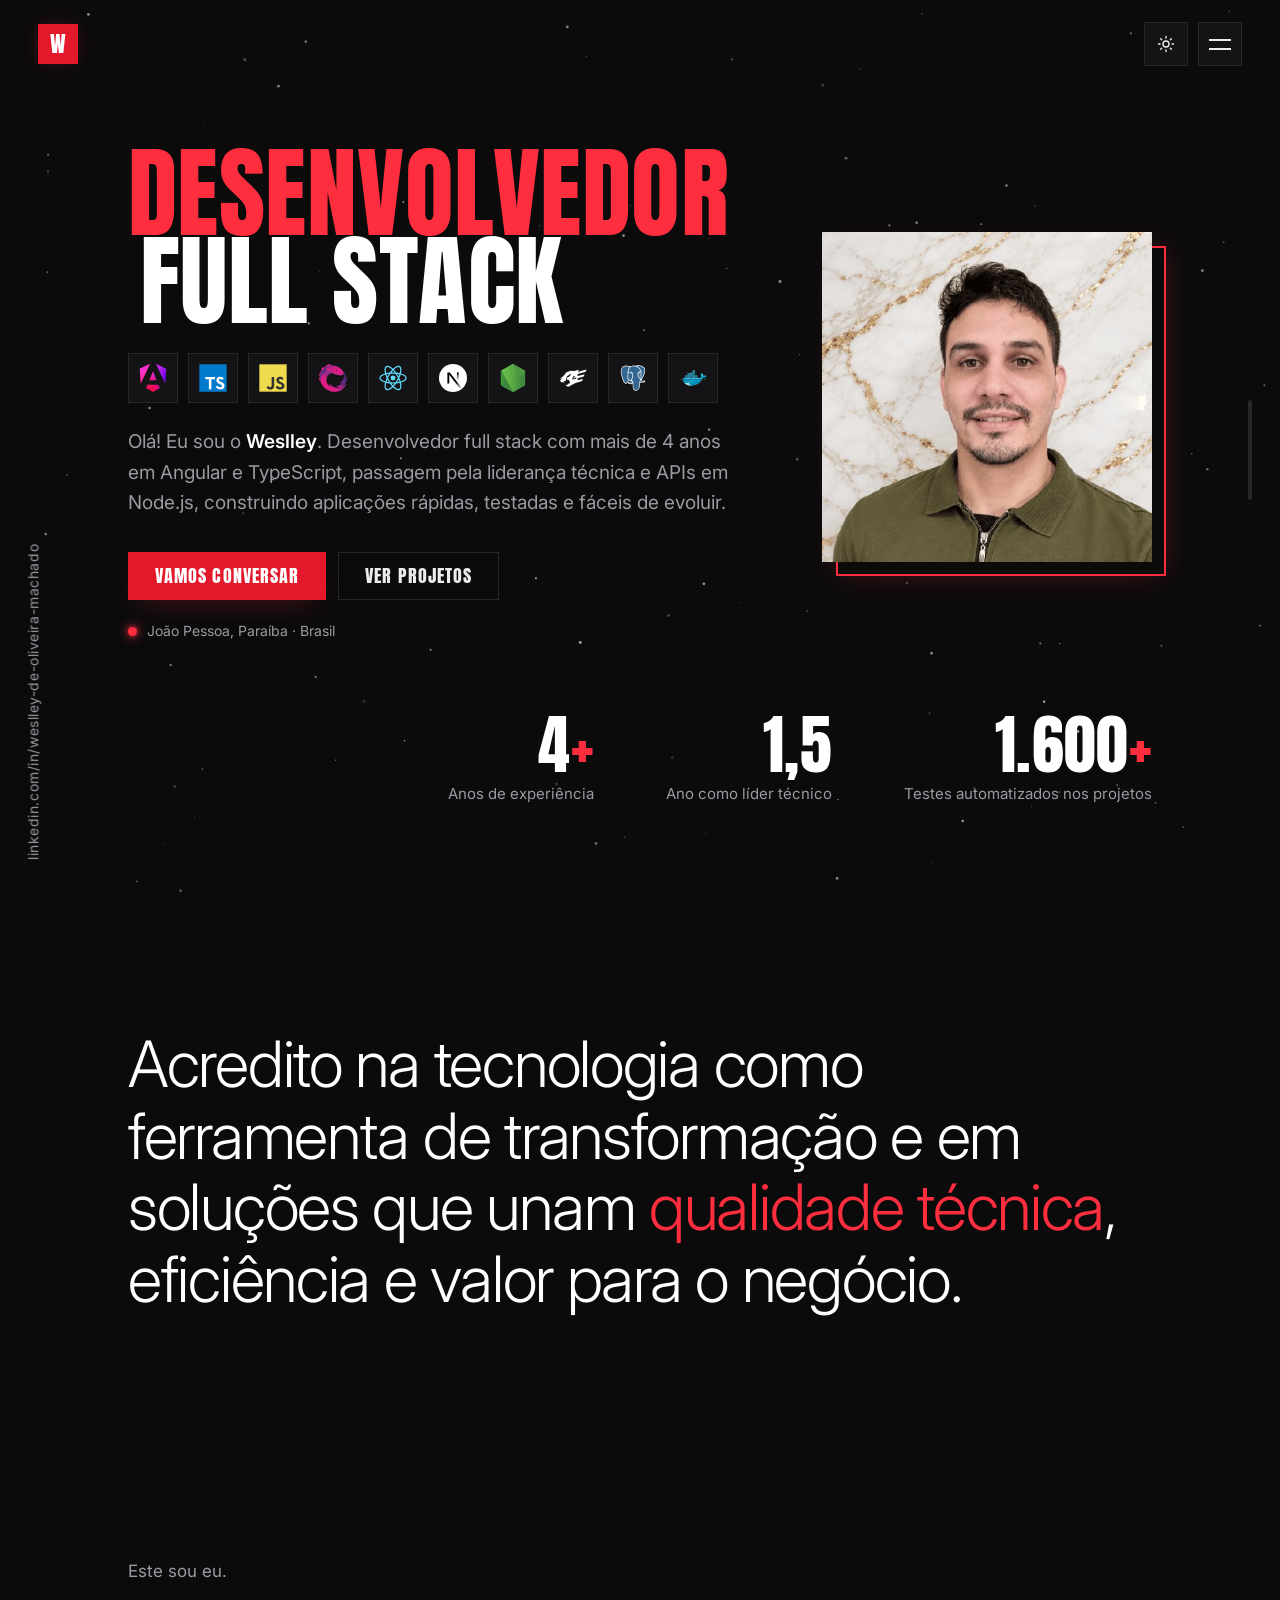
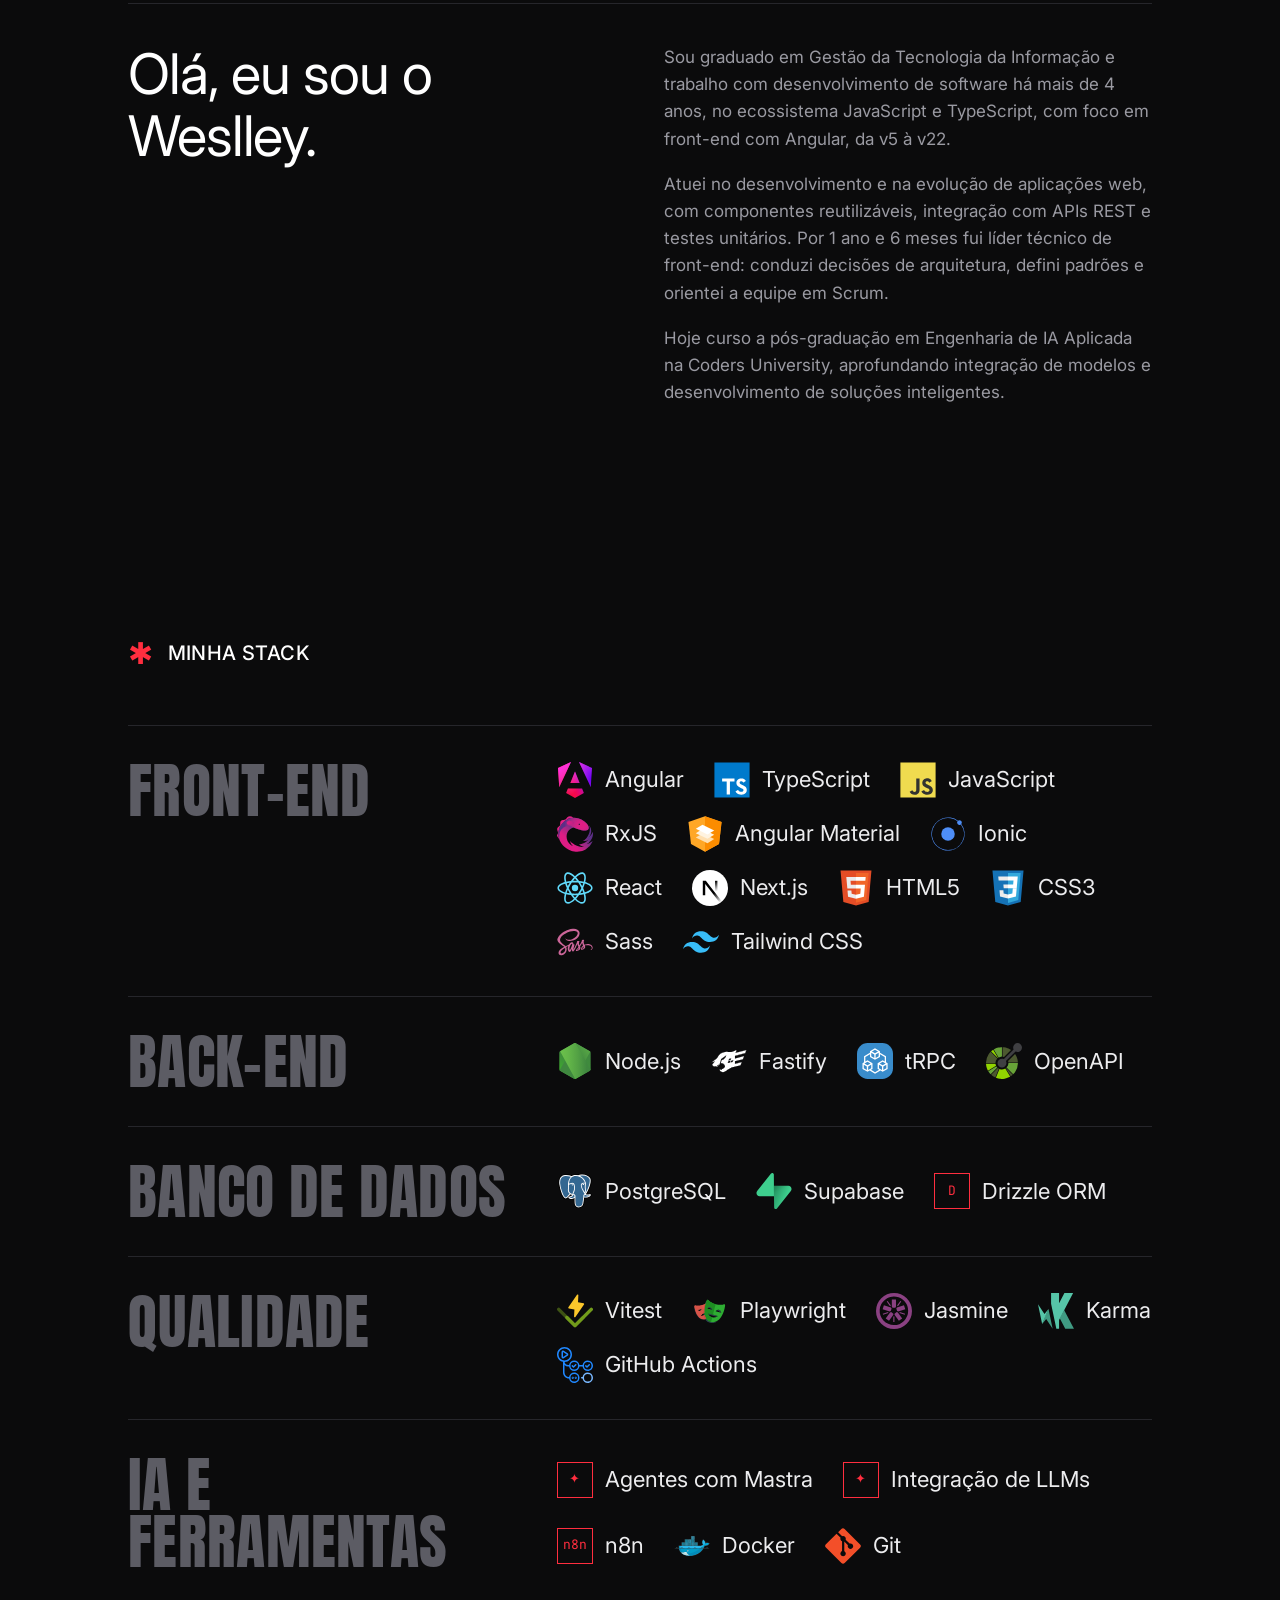
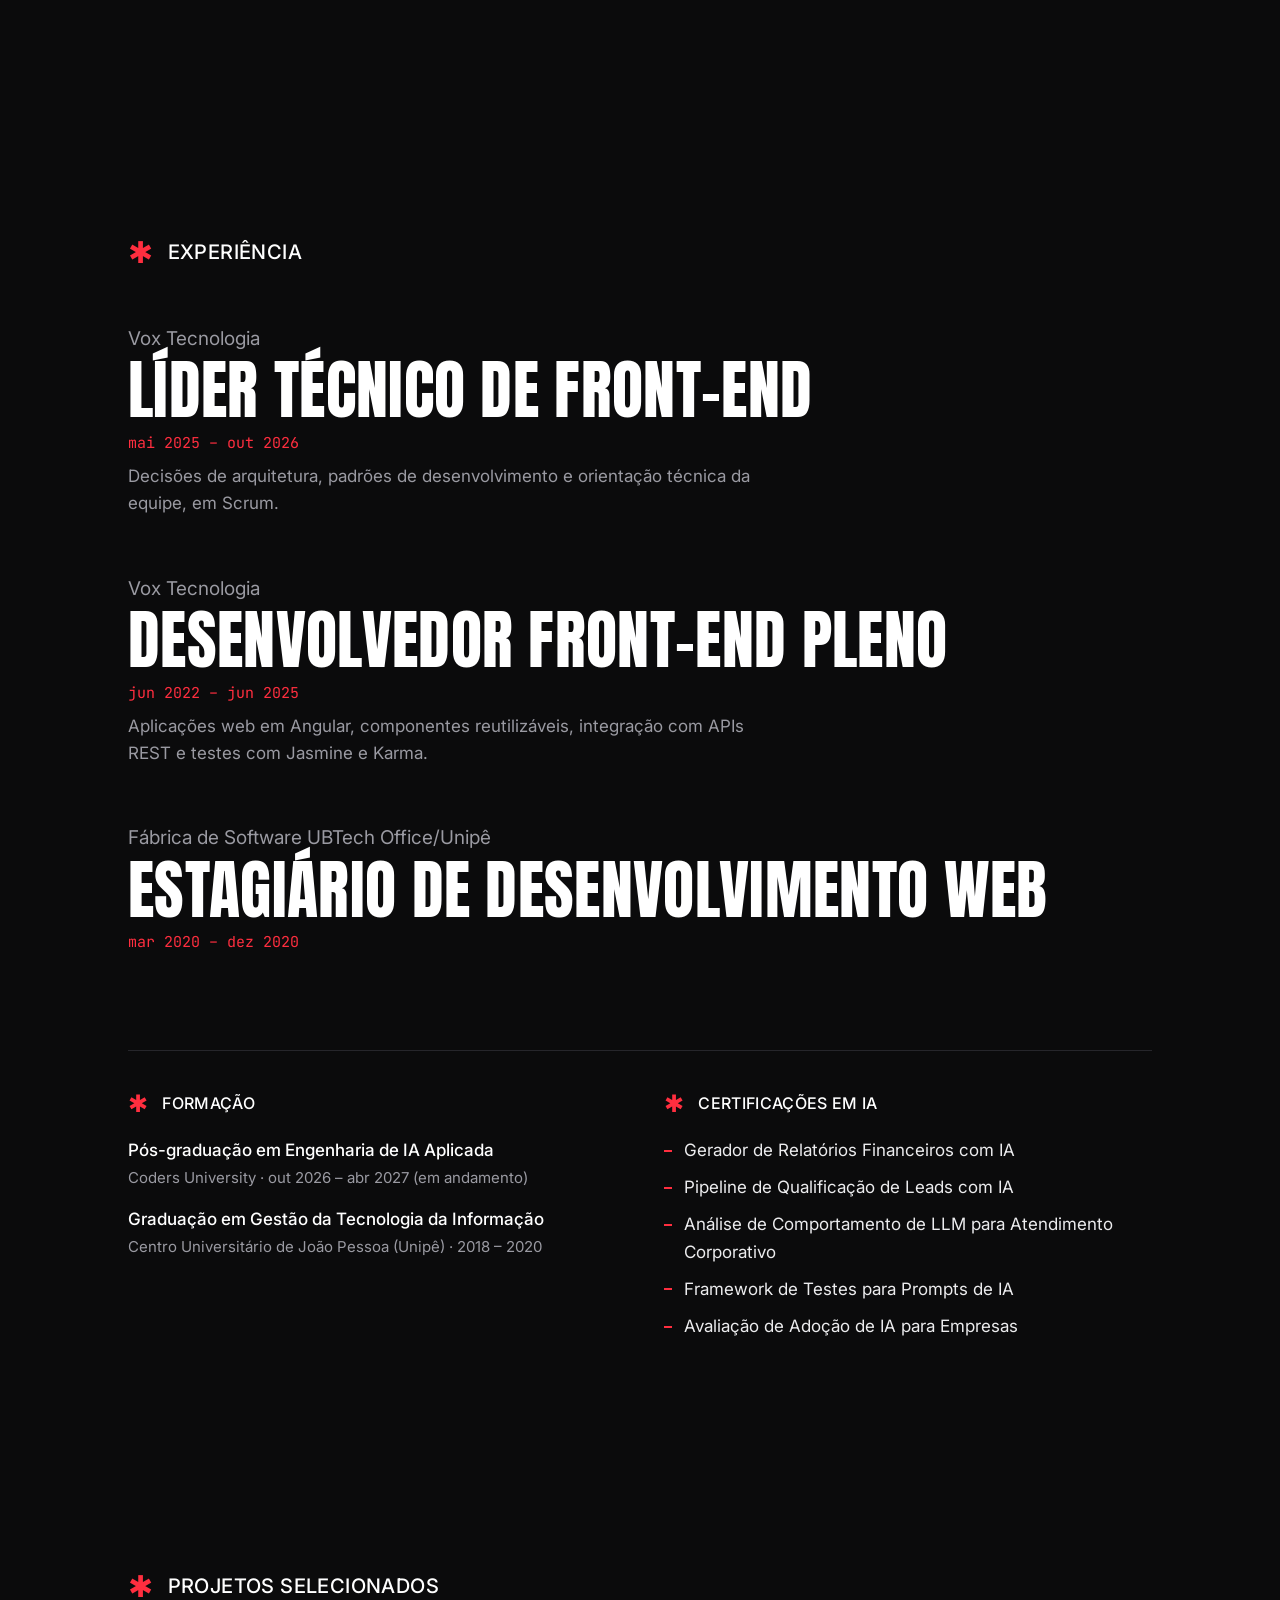
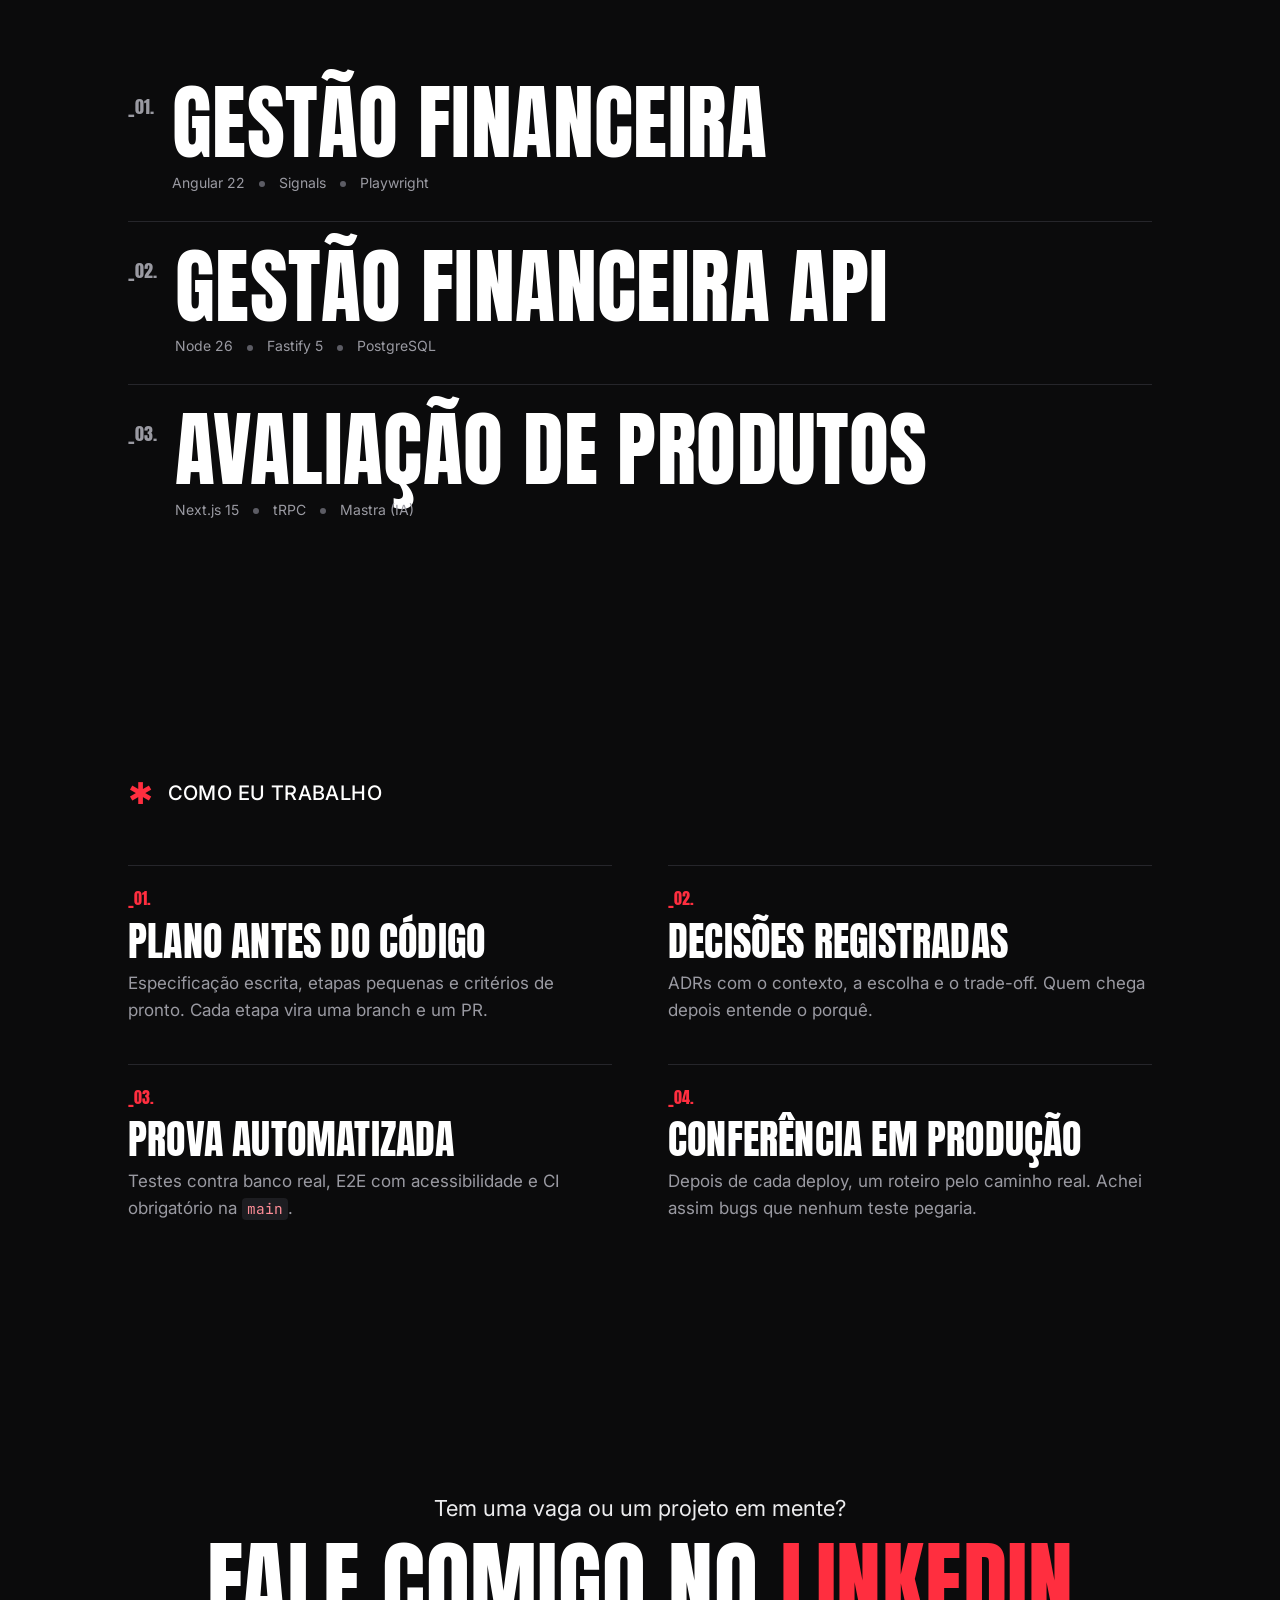
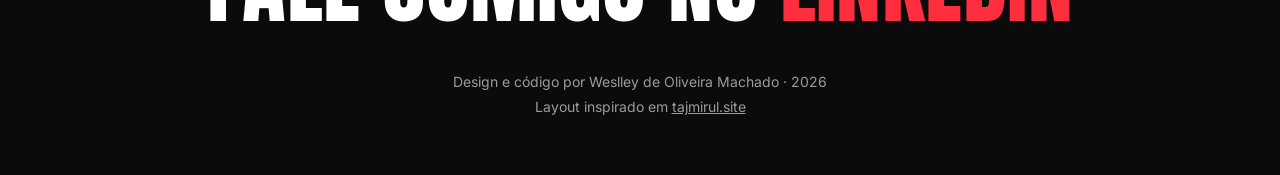
<file: index.html>
<!doctype html>
<html lang="pt-BR">
  <head>
    <meta charset="utf-8" />
    <meta name="viewport" content="width=device-width, initial-scale=1" />
    <title>Weslley de Oliveira Machado · Desenvolvedor Full Stack</title>
    <meta
      name="description"
      content="Desenvolvedor Full Stack com mais de 4 anos de experiência em Angular, TypeScript e Node.js, ex-líder técnico de front-end e pós-graduando em Engenharia de IA Aplicada."
    />
    <meta name="author" content="Weslley de Oliveira Machado" />
    <meta name="color-scheme" content="dark light" />
    <meta name="theme-color" content="#0b0b0c" />

    <meta property="og:type" content="website" />
    <meta property="og:locale" content="pt_BR" />
    <meta property="og:title" content="Weslley de Oliveira Machado · Desenvolvedor Full Stack" />
    <meta
      property="og:description"
      content="Angular, TypeScript e Node.js. Projetos publicados, com testes, CI e decisões de arquitetura documentadas."
    />
    <meta property="og:url" content="https://weslley-de-oliveira.github.io/" />
    <meta property="og:image" content="https://weslley-de-oliveira.github.io/assets/img/gf-dashboard-escuro.png" />
    <meta name="twitter:card" content="summary_large_image" />

    <link rel="canonical" href="https://weslley-de-oliveira.github.io/" />
    <link rel="icon" href="assets/favicon.svg" type="image/svg+xml" />

    <link rel="preconnect" href="https://fonts.googleapis.com" />
    <link rel="preconnect" href="https://fonts.gstatic.com" crossorigin />
    <link
      rel="stylesheet"
      href="https://fonts.googleapis.com/css2?family=Anton&family=Inter:wght@300;400;500;600&family=JetBrains+Mono:wght@400;500&display=swap"
    />
    <link rel="stylesheet" href="assets/styles.css?v=4" />

    <script>
      try {
        document.documentElement.classList.add('js');
        if (localStorage.getItem('tema') === 'light') document.documentElement.dataset.theme = 'light';
      } catch {}
    </script>
    <script src="assets/main.js?v=4" defer></script>
  </head>
  <body>
    <a class="skip-link" href="#conteudo">Pular para o conteúdo</a>

    <canvas class="stars" aria-hidden="true"></canvas>
    <div class="scroll-progress" aria-hidden="true"><span></span></div>
    <a class="side-link" href="https://www.linkedin.com/in/weslley-de-oliveira-machado-09676b175" rel="noopener">
      linkedin.com/in/weslley-de-oliveira-machado
    </a>

    <header class="topbar">
      <a class="brand" href="#topo" aria-label="Início">
        <span class="brand-mark" aria-hidden="true">W</span>
      </a>
      <div class="topbar-actions">
        <button class="theme-toggle" type="button" aria-label="Usar o tema claro">
          <svg class="icon-sun" viewBox="0 0 24 24" aria-hidden="true">
            <circle cx="12" cy="12" r="4" />
            <path d="M12 2v2M12 20v2M4.9 4.9l1.4 1.4M17.7 17.7l1.4 1.4M2 12h2M20 12h2M4.9 19.1l1.4-1.4M17.7 6.3l1.4-1.4" />
          </svg>
          <svg class="icon-moon" viewBox="0 0 24 24" aria-hidden="true">
            <path d="M20 14.5A8 8 0 0 1 9.5 4a8 8 0 1 0 10.5 10.5Z" />
          </svg>
        </button>
        <button class="menu-button" type="button" aria-expanded="false" aria-controls="menu" aria-label="Abrir o menu">
          <span></span><span></span>
        </button>
      </div>
    </header>

    <nav class="menu" id="menu" aria-label="Menu" hidden>
      <div class="menu-inner">
        <ul class="menu-links">
          <li><a href="#topo">Início</a></li>
          <li><a href="#sobre">Sobre mim</a></li>
          <li><a href="#stack">Stack</a></li>
          <li><a href="#experiencia">Experiência</a></li>
          <li><a href="#projetos">Projetos</a></li>
        </ul>
        <div class="menu-aside">
          <p class="menu-label">Redes</p>
          <a href="https://www.linkedin.com/in/weslley-de-oliveira-machado-09676b175" rel="noopener">LinkedIn</a>
          <a href="https://github.com/weslley-de-oliveira" rel="noopener">GitHub</a>
        </div>
      </div>
    </nav>

    <main id="conteudo">
      <section class="hero" id="topo">
        <div class="container hero-grid">
          <div class="hero-text">
            <h1 class="display hero-title">
              <span class="accent">Desenvolvedor</span>
              <span class="indent">Full Stack</span>
            </h1>
            <ul class="hero-stack" aria-label="Principais tecnologias">
              <li><img src="assets/icons/angular.svg" alt="Angular" title="Angular" width="40" height="40" /></li>
              <li><img src="assets/icons/typescript.svg" alt="TypeScript" title="TypeScript" width="40" height="40" /></li>
              <li><img src="assets/icons/javascript.svg" alt="JavaScript" title="JavaScript" width="40" height="40" /></li>
              <li><img src="assets/icons/rxjs.svg" alt="RxJS" title="RxJS" width="40" height="40" /></li>
              <li><img src="assets/icons/react.svg" alt="React" title="React" width="40" height="40" /></li>
              <li><img class="mono-icon" src="assets/icons/nextjs.svg" alt="Next.js" title="Next.js" width="40" height="40" /></li>
              <li><img src="assets/icons/nodejs.svg" alt="Node.js" title="Node.js" width="40" height="40" /></li>
              <li><img class="mono-icon" src="assets/icons/fastify.svg" alt="Fastify" title="Fastify" width="40" height="40" /></li>
              <li><img src="assets/icons/postgresql.svg" alt="PostgreSQL" title="PostgreSQL" width="40" height="40" /></li>
              <li><img src="assets/icons/docker.svg" alt="Docker" title="Docker" width="40" height="40" /></li>
            </ul>
            <p class="hero-lead">
              Olá! Eu sou o <strong>Weslley</strong>. Desenvolvedor full stack com mais de 4 anos em Angular e
              TypeScript, passagem pela liderança técnica e APIs em Node.js, construindo aplicações rápidas, testadas e
              fáceis de evoluir.
            </p>
            <div class="hero-actions">
              <a class="button button-primary" href="https://www.linkedin.com/in/weslley-de-oliveira-machado-09676b175" rel="noopener">Vamos conversar</a>
              <a class="button" href="#projetos">Ver projetos</a>
            </div>
            <p class="hero-place"><span class="status-dot" aria-hidden="true"></span>João Pessoa, Paraíba · Brasil</p>
          </div>

          <figure class="hero-photo">
            <div class="photo-frame">
              <img src="assets/img/weslley.jpg" width="460" height="460" alt="Foto de Weslley de Oliveira Machado" />
            </div>
          </figure>
        </div>

        <div class="container">
          <dl class="stats">
            <div class="stat">
              <dt>Anos de experiência</dt>
              <dd class="display">4<span class="accent">+</span></dd>
            </div>
            <div class="stat">
              <dt>Ano como líder técnico</dt>
              <dd class="display">1,5</dd>
            </div>
            <div class="stat">
              <dt>Testes automatizados nos projetos</dt>
              <dd class="display">1.600<span class="accent">+</span></dd>
            </div>
          </dl>
        </div>
      </section>

      <section class="statement" aria-label="O que eu acredito">
        <div class="container">
          <p class="statement-text reveal">
            Acredito na tecnologia como ferramenta de transformação e em soluções que unam
            <span class="accent">qualidade técnica</span>, eficiência e valor para o negócio.
          </p>
        </div>
      </section>

      <section class="section" id="sobre" aria-labelledby="sobre-titulo">
        <div class="container">
          <p class="kicker">Este sou eu.</p>
          <div class="about">
            <h2 class="about-title" id="sobre-titulo">Olá, eu sou o Weslley.</h2>
            <div class="about-text">
              <p>
                Sou graduado em Gestão da Tecnologia da Informação e trabalho com desenvolvimento de software há mais de 4
                anos, no ecossistema JavaScript e TypeScript, com foco em front-end com Angular, da v5 à v22.
              </p>
              <p>
                Atuei no desenvolvimento e na evolução de aplicações web, com componentes reutilizáveis, integração com
                APIs REST e testes unitários. Por 1 ano e 6 meses fui líder técnico de front-end: conduzi decisões de
                arquitetura, defini padrões e orientei a equipe em Scrum.
              </p>
              <p>
                Hoje curso a pós-graduação em Engenharia de IA Aplicada na Coders University, aprofundando integração de
                modelos e desenvolvimento de soluções inteligentes.
              </p>
            </div>
          </div>
        </div>
      </section>

      <section class="section" id="stack" aria-labelledby="stack-titulo">
        <div class="container">
          <h2 class="section-label" id="stack-titulo"><span class="asterisk" aria-hidden="true">✱</span>Minha stack</h2>

          <div class="stack-row reveal">
            <h3 class="display stack-title">Front-end</h3>
            <ul class="stack-list">
              <li><img src="assets/icons/angular.svg" alt="" width="40" height="40" />Angular</li>
              <li><img src="assets/icons/typescript.svg" alt="" width="40" height="40" />TypeScript</li>
              <li><img src="assets/icons/javascript.svg" alt="" width="40" height="40" />JavaScript</li>
              <li><img src="assets/icons/rxjs.svg" alt="" width="40" height="40" />RxJS</li>
              <li><img src="assets/icons/angularmaterial.svg" alt="" width="40" height="40" />Angular Material</li>
              <li><img src="assets/icons/ionic.svg" alt="" width="40" height="40" />Ionic</li>
              <li><img src="assets/icons/react.svg" alt="" width="40" height="40" />React</li>
              <li><img class="mono-icon" src="assets/icons/nextjs.svg" alt="" width="40" height="40" />Next.js</li>
              <li><img src="assets/icons/html5.svg" alt="" width="40" height="40" />HTML5</li>
              <li><img src="assets/icons/css3.svg" alt="" width="40" height="40" />CSS3</li>
              <li><img src="assets/icons/sass.svg" alt="" width="40" height="40" />Sass</li>
              <li><img src="assets/icons/tailwindcss.svg" alt="" width="40" height="40" />Tailwind CSS</li>
            </ul>
          </div>

          <div class="stack-row reveal">
            <h3 class="display stack-title">Back-end</h3>
            <ul class="stack-list">
              <li><img src="assets/icons/nodejs.svg" alt="" width="40" height="40" />Node.js</li>
              <li><img class="mono-icon" src="assets/icons/fastify.svg" alt="" width="40" height="40" />Fastify</li>
              <li><img src="assets/icons/trpc.svg" alt="" width="40" height="40" />tRPC</li>
              <li><img src="assets/icons/openapi.svg" alt="" width="40" height="40" />OpenAPI</li>
            </ul>
          </div>

          <div class="stack-row reveal">
            <h3 class="display stack-title">Banco de dados</h3>
            <ul class="stack-list">
              <li><img src="assets/icons/postgresql.svg" alt="" width="40" height="40" />PostgreSQL</li>
              <li><img src="assets/icons/supabase.svg" alt="" width="40" height="40" />Supabase</li>
              <li><span class="glyph" aria-hidden="true">D</span>Drizzle ORM</li>
            </ul>
          </div>

          <div class="stack-row reveal">
            <h3 class="display stack-title">Qualidade</h3>
            <ul class="stack-list">
              <li><img src="assets/icons/vitest.svg" alt="" width="40" height="40" />Vitest</li>
              <li><img src="assets/icons/playwright.svg" alt="" width="40" height="40" />Playwright</li>
              <li><img src="assets/icons/jasmine.svg" alt="" width="40" height="40" />Jasmine</li>
              <li><img src="assets/icons/karma.svg" alt="" width="40" height="40" />Karma</li>
              <li><img src="assets/icons/githubactions.svg" alt="" width="40" height="40" />GitHub Actions</li>
            </ul>
          </div>

          <div class="stack-row reveal">
            <h3 class="display stack-title">IA e ferramentas</h3>
            <ul class="stack-list">
              <li><span class="glyph" aria-hidden="true">✦</span>Agentes com Mastra</li>
              <li><span class="glyph" aria-hidden="true">✦</span>Integração de LLMs</li>
              <li><span class="glyph" aria-hidden="true">n8n</span>n8n</li>
              <li><img src="assets/icons/docker.svg" alt="" width="40" height="40" />Docker</li>
              <li><img src="assets/icons/git.svg" alt="" width="40" height="40" />Git</li>
            </ul>
          </div>
        </div>
      </section>

      <section class="section" id="experiencia" aria-labelledby="experiencia-titulo">
        <div class="container">
          <h2 class="section-label" id="experiencia-titulo"><span class="asterisk" aria-hidden="true">✱</span>Experiência</h2>

          <ol class="jobs">
            <li class="job reveal">
              <p class="job-company">Vox Tecnologia</p>
              <h3 class="display job-title">Líder Técnico de Front-end</h3>
              <p class="job-when">mai 2025 – out 2026</p>
              <p class="job-text">
                Decisões de arquitetura, padrões de desenvolvimento e orientação técnica da equipe, em Scrum.
              </p>
            </li>
            <li class="job reveal">
              <p class="job-company">Vox Tecnologia</p>
              <h3 class="display job-title">Desenvolvedor Front-end Pleno</h3>
              <p class="job-when">jun 2022 – jun 2025</p>
              <p class="job-text">
                Aplicações web em Angular, componentes reutilizáveis, integração com APIs REST e testes com Jasmine e Karma.
              </p>
            </li>
            <li class="job reveal">
              <p class="job-company">Fábrica de Software UBTech Office/Unipê</p>
              <h3 class="display job-title">Estagiário de Desenvolvimento Web</h3>
              <p class="job-when">mar 2020 – dez 2020</p>
            </li>
          </ol>

          <div class="education">
            <div>
              <h3 class="section-label small"><span class="asterisk" aria-hidden="true">✱</span>Formação</h3>
              <ul class="plain-list">
                <li>
                  <strong>Pós-graduação em Engenharia de IA Aplicada</strong>
                  <span>Coders University · out 2026 – abr 2027 (em andamento)</span>
                </li>
                <li>
                  <strong>Graduação em Gestão da Tecnologia da Informação</strong>
                  <span>Centro Universitário de João Pessoa (Unipê) · 2018 – 2020</span>
                </li>
              </ul>
            </div>
            <div>
              <h3 class="section-label small"><span class="asterisk" aria-hidden="true">✱</span>Certificações em IA</h3>
              <ul class="plain-list compact">
                <li>Gerador de Relatórios Financeiros com IA</li>
                <li>Pipeline de Qualificação de Leads com IA</li>
                <li>Análise de Comportamento de LLM para Atendimento Corporativo</li>
                <li>Framework de Testes para Prompts de IA</li>
                <li>Avaliação de Adoção de IA para Empresas</li>
              </ul>
            </div>
          </div>
        </div>
      </section>

      <section class="section" id="projetos" aria-labelledby="projetos-titulo">
        <div class="container">
          <h2 class="section-label" id="projetos-titulo"><span class="asterisk" aria-hidden="true">✱</span>Projetos selecionados</h2>

          <ol class="projects">
            <li>
              <a class="project-row" href="projetos/gestao-financeira.html" data-preview="assets/img/gf-dashboard-escuro.png">
                <span class="project-num">_01.</span>
                <span class="project-body">
                  <span class="display project-name">Gestão Financeira</span>
                  <span class="project-tags"><span>Angular 22</span><span>Signals</span><span>Playwright</span></span>
                </span>
              </a>
            </li>
            <li>
              <a class="project-row" href="projetos/gestao-financeira.html#api" data-preview="assets/img/gf-fatura.png">
                <span class="project-num">_02.</span>
                <span class="project-body">
                  <span class="display project-name">Gestão Financeira API</span>
                  <span class="project-tags"><span>Node 26</span><span>Fastify 5</span><span>PostgreSQL</span></span>
                </span>
              </a>
            </li>
            <li>
              <a class="project-row" href="projetos/avaliacao-produtos.html" data-preview="assets/img/ap-catalogo.png">
                <span class="project-num">_03.</span>
                <span class="project-body">
                  <span class="display project-name">Avaliação de Produtos</span>
                  <span class="project-tags"><span>Next.js 15</span><span>tRPC</span><span>Mastra (IA)</span></span>
                </span>
              </a>
            </li>
          </ol>
          <img class="project-preview" alt="" aria-hidden="true" />
        </div>
      </section>

      <section class="section" id="como-trabalho" aria-labelledby="como-trabalho-titulo">
        <div class="container">
          <h2 class="section-label" id="como-trabalho-titulo"><span class="asterisk" aria-hidden="true">✱</span>Como eu trabalho</h2>
          <ol class="principles">
            <li class="reveal">
              <h3 class="display">Plano antes do código</h3>
              <p>Especificação escrita, etapas pequenas e critérios de pronto. Cada etapa vira uma branch e um PR.</p>
            </li>
            <li class="reveal">
              <h3 class="display">Decisões registradas</h3>
              <p>ADRs com o contexto, a escolha e o trade-off. Quem chega depois entende o porquê.</p>
            </li>
            <li class="reveal">
              <h3 class="display">Prova automatizada</h3>
              <p>Testes contra banco real, E2E com acessibilidade e CI obrigatório na <code>main</code>.</p>
            </li>
            <li class="reveal">
              <h3 class="display">Conferência em produção</h3>
              <p>Depois de cada deploy, um roteiro pelo caminho real. Achei assim bugs que nenhum teste pegaria.</p>
            </li>
          </ol>
        </div>
      </section>
    </main>

    <footer class="footer" id="contato">
      <div class="container">
        <p class="footer-kicker">Tem uma vaga ou um projeto em mente?</p>
        <a class="display footer-link" href="https://www.linkedin.com/in/weslley-de-oliveira-machado-09676b175" rel="noopener">
          Fale comigo no <span class="accent">LinkedIn</span>
        </a>
        <p class="footer-credit">
          Design e código por Weslley de Oliveira Machado · <span data-year>2026</span><br />
          Layout inspirado em <a href="https://www.tajmirul.site/" rel="noopener">tajmirul.site</a>
        </p>
      </div>
    </footer>
  </body>
</html>
</file>
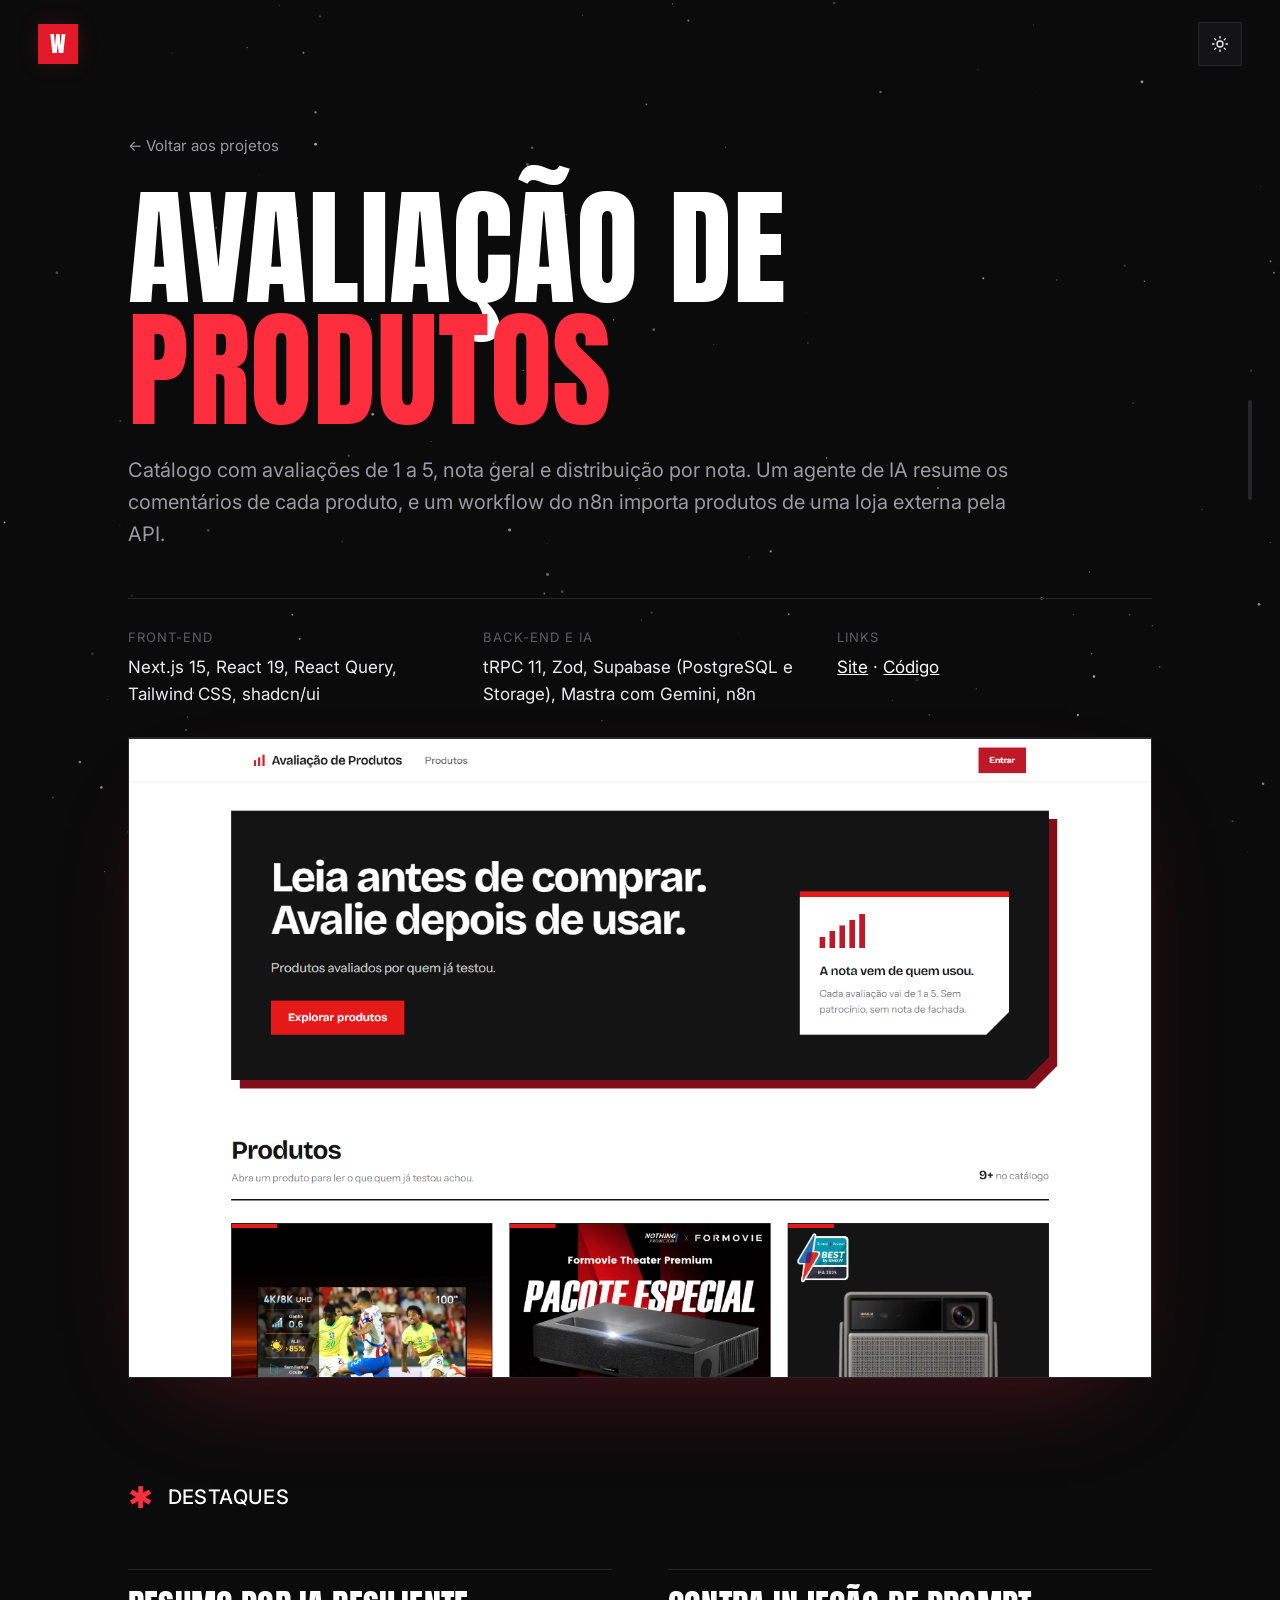
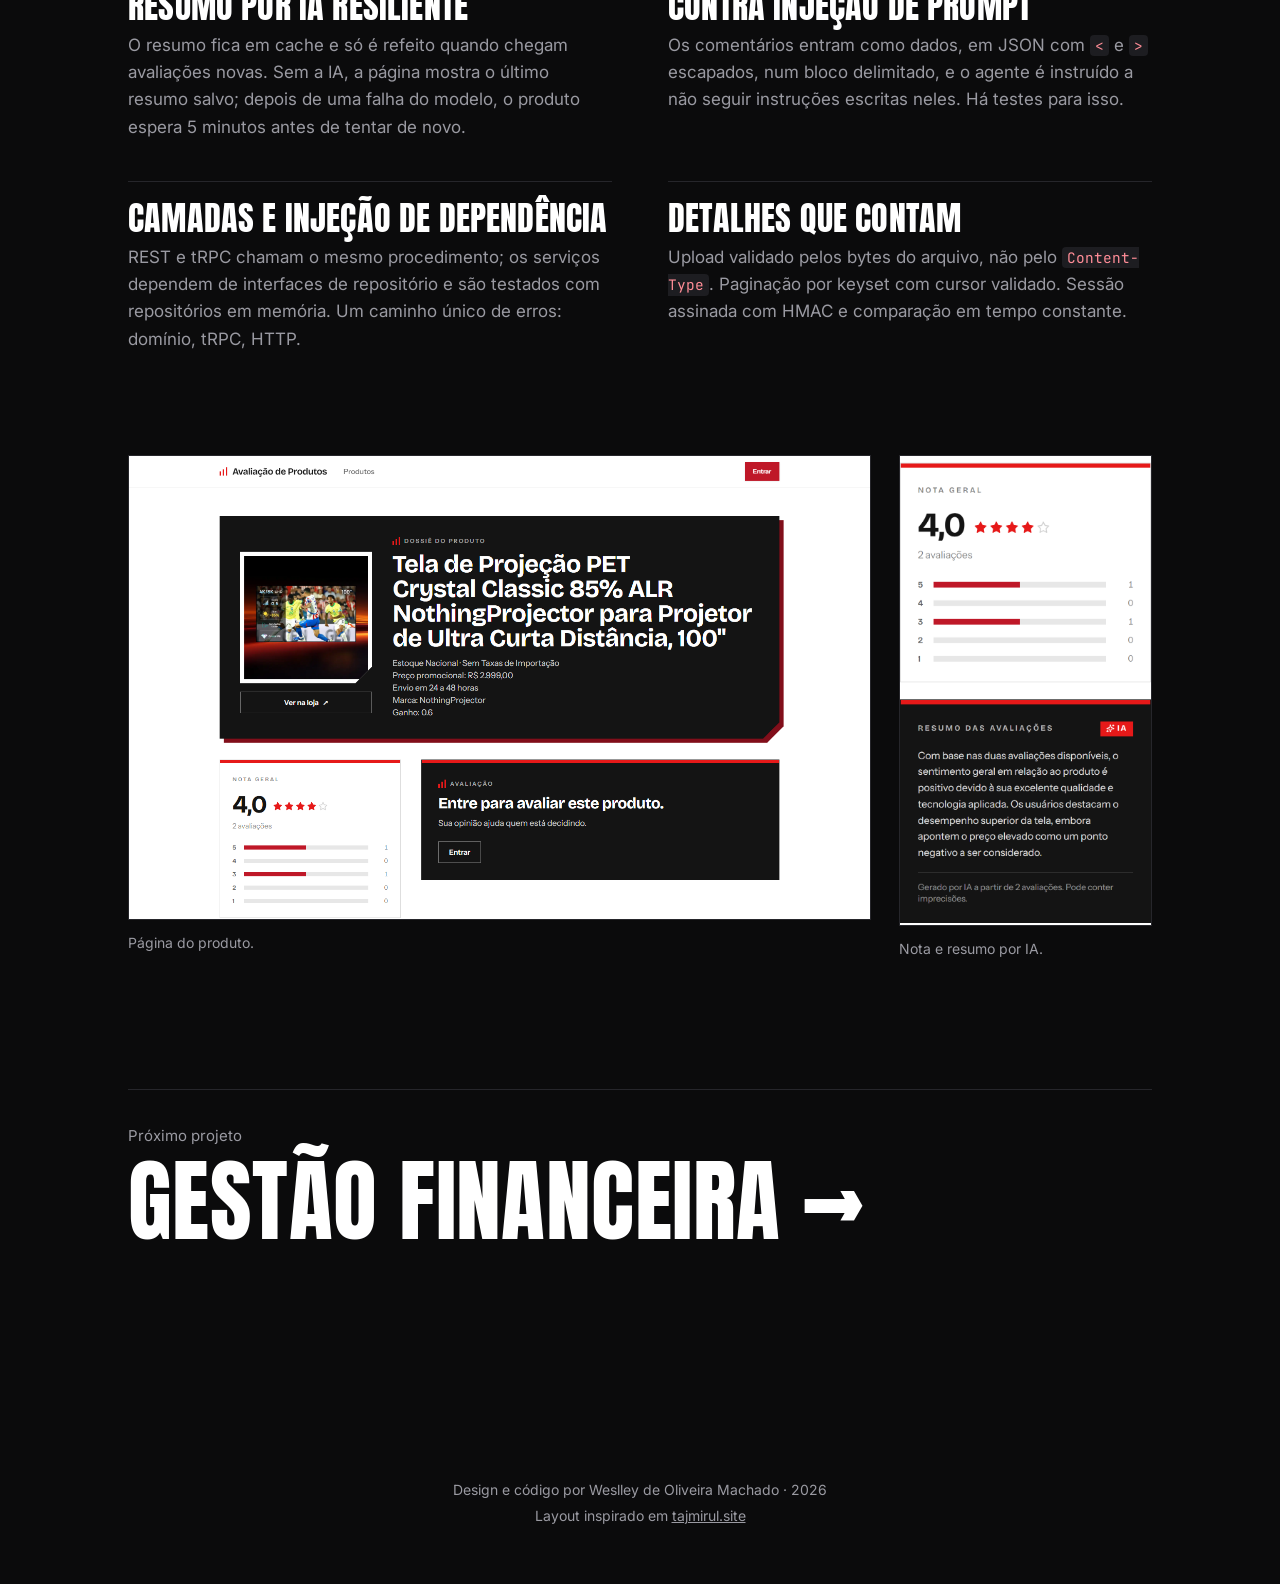
<file: projetos/avaliacao-produtos.html>
<!doctype html>
<html lang="pt-BR">
  <head>
    <meta charset="utf-8" />
    <meta name="viewport" content="width=device-width, initial-scale=1" />
    <title>Avaliação de Produtos · Weslley de Oliveira Machado</title>
    <meta
      name="description"
      content="Catálogo com avaliações e resumo por IA: Next.js 15, tRPC, Supabase, Mastra e n8n, com arquitetura em camadas e testes."
    />
    <meta name="color-scheme" content="dark light" />
    <meta name="theme-color" content="#0b0b0c" />
    <meta property="og:title" content="Avaliação de Produtos · Weslley de Oliveira Machado" />
    <meta property="og:image" content="https://weslley-de-oliveira.github.io/assets/img/ap-catalogo.png" />
    <link rel="canonical" href="https://weslley-de-oliveira.github.io/projetos/avaliacao-produtos.html" />
    <link rel="icon" href="../assets/favicon.svg" type="image/svg+xml" />

    <link rel="preconnect" href="https://fonts.googleapis.com" />
    <link rel="preconnect" href="https://fonts.gstatic.com" crossorigin />
    <link
      rel="stylesheet"
      href="https://fonts.googleapis.com/css2?family=Anton&family=Inter:wght@300;400;500;600&family=JetBrains+Mono:wght@400;500&display=swap"
    />
    <link rel="stylesheet" href="../assets/styles.css?v=4" />

    <script>
      try {
        document.documentElement.classList.add('js');
        if (localStorage.getItem('tema') === 'light') document.documentElement.dataset.theme = 'light';
      } catch {}
    </script>
    <script src="../assets/main.js?v=4" defer></script>
  </head>
  <body>
    <a class="skip-link" href="#conteudo">Pular para o conteúdo</a>
    <canvas class="stars" aria-hidden="true"></canvas>
    <div class="scroll-progress" aria-hidden="true"><span></span></div>

    <header class="topbar">
      <a class="brand" href="../" aria-label="Voltar ao início">
        <span class="brand-mark" aria-hidden="true">W</span>
      </a>
      <div class="topbar-actions">
        <button class="theme-toggle" type="button" aria-label="Usar o tema claro">
          <svg class="icon-sun" viewBox="0 0 24 24" aria-hidden="true">
            <circle cx="12" cy="12" r="4" />
            <path d="M12 2v2M12 20v2M4.9 4.9l1.4 1.4M17.7 17.7l1.4 1.4M2 12h2M20 12h2M4.9 19.1l1.4-1.4M17.7 6.3l1.4-1.4" />
          </svg>
          <svg class="icon-moon" viewBox="0 0 24 24" aria-hidden="true">
            <path d="M20 14.5A8 8 0 0 1 9.5 4a8 8 0 1 0 10.5 10.5Z" />
          </svg>
        </button>
      </div>
    </header>

    <main id="conteudo" class="page">
      <div class="container">
        <a class="back-link" href="../#projetos">← Voltar aos projetos</a>

        <h1 class="display page-title">Avaliação de <span class="accent">Produtos</span></h1>
        <p class="page-lead">
          Catálogo com avaliações de 1 a 5, nota geral e distribuição por nota. Um agente de IA resume os comentários de
          cada produto, e um workflow do n8n importa produtos de uma loja externa pela API.
        </p>

        <dl class="page-meta">
          <div>
            <dt>Front-end</dt>
            <dd>Next.js 15, React 19, React Query, Tailwind CSS, shadcn/ui</dd>
          </div>
          <div>
            <dt>Back-end e IA</dt>
            <dd>tRPC 11, Zod, Supabase (PostgreSQL e Storage), Mastra com Gemini, n8n</dd>
          </div>
          <div>
            <dt>Links</dt>
            <dd>
              <a href="https://avaliacao-produtos-iota.vercel.app" rel="noopener">Site</a> ·
              <a href="https://github.com/weslley-de-oliveira/avaliacao-produtos" rel="noopener">Código</a>
            </dd>
          </div>
        </dl>

        <figure class="shot shot-hero page-section">
          <img
            src="../assets/img/ap-catalogo.png"
            width="1440"
            height="900"
            alt="Página inicial da Avaliação de Produtos com destaque e catálogo"
          />
        </figure>

        <section class="page-section" aria-labelledby="destaques">
          <h2 class="section-label" id="destaques"><span class="asterisk" aria-hidden="true">✱</span>Destaques</h2>
          <ul class="features">
            <li class="reveal">
              <h3 class="display">Resumo por IA resiliente</h3>
              <p>
                O resumo fica em cache e só é refeito quando chegam avaliações novas. Sem a IA, a página mostra o último
                resumo salvo; depois de uma falha do modelo, o produto espera 5 minutos antes de tentar de novo.
              </p>
            </li>
            <li class="reveal">
              <h3 class="display">Contra injeção de prompt</h3>
              <p>
                Os comentários entram como dados, em JSON com <code>&lt;</code> e <code>&gt;</code> escapados, num bloco
                delimitado, e o agente é instruído a não seguir instruções escritas neles. Há testes para isso.
              </p>
            </li>
            <li class="reveal">
              <h3 class="display">Camadas e injeção de dependência</h3>
              <p>
                REST e tRPC chamam o mesmo procedimento; os serviços dependem de interfaces de repositório e são testados com
                repositórios em memória. Um caminho único de erros: domínio, tRPC, HTTP.
              </p>
            </li>
            <li class="reveal">
              <h3 class="display">Detalhes que contam</h3>
              <p>
                Upload validado pelos bytes do arquivo, não pelo <code>Content-Type</code>. Paginação por keyset com cursor
                validado. Sessão assinada com HMAC e comparação em tempo constante.
              </p>
            </li>
          </ul>
        </section>

        <div class="gallery gallery-aside page-section">
          <figure class="shot">
            <img
              src="../assets/img/ap-produto.png"
              width="1440"
              height="900"
              loading="lazy"
              alt="Página de um produto com imagem, descrição, nota geral e chamada para avaliar"
            />
            <figcaption>Página do produto.</figcaption>
          </figure>
          <figure class="shot">
            <img
              src="../assets/img/ap-resumo-ia.png"
              width="704"
              height="1317"
              loading="lazy"
              alt="Nota geral 4,0 com a distribuição das notas e o resumo das avaliações gerado por IA"
            />
            <figcaption>Nota e resumo por IA.</figcaption>
          </figure>
        </div>

        <a class="next-project" href="gestao-financeira.html">
          <small>Próximo projeto</small>
          <span class="display">Gestão Financeira →</span>
        </a>
      </div>
    </main>

    <footer class="footer">
      <div class="container">
        <p class="footer-credit">
          Design e código por Weslley de Oliveira Machado · <span data-year>2026</span><br />
          Layout inspirado em <a href="https://www.tajmirul.site/" rel="noopener">tajmirul.site</a>
        </p>
      </div>
    </footer>
  </body>
</html>
</file>
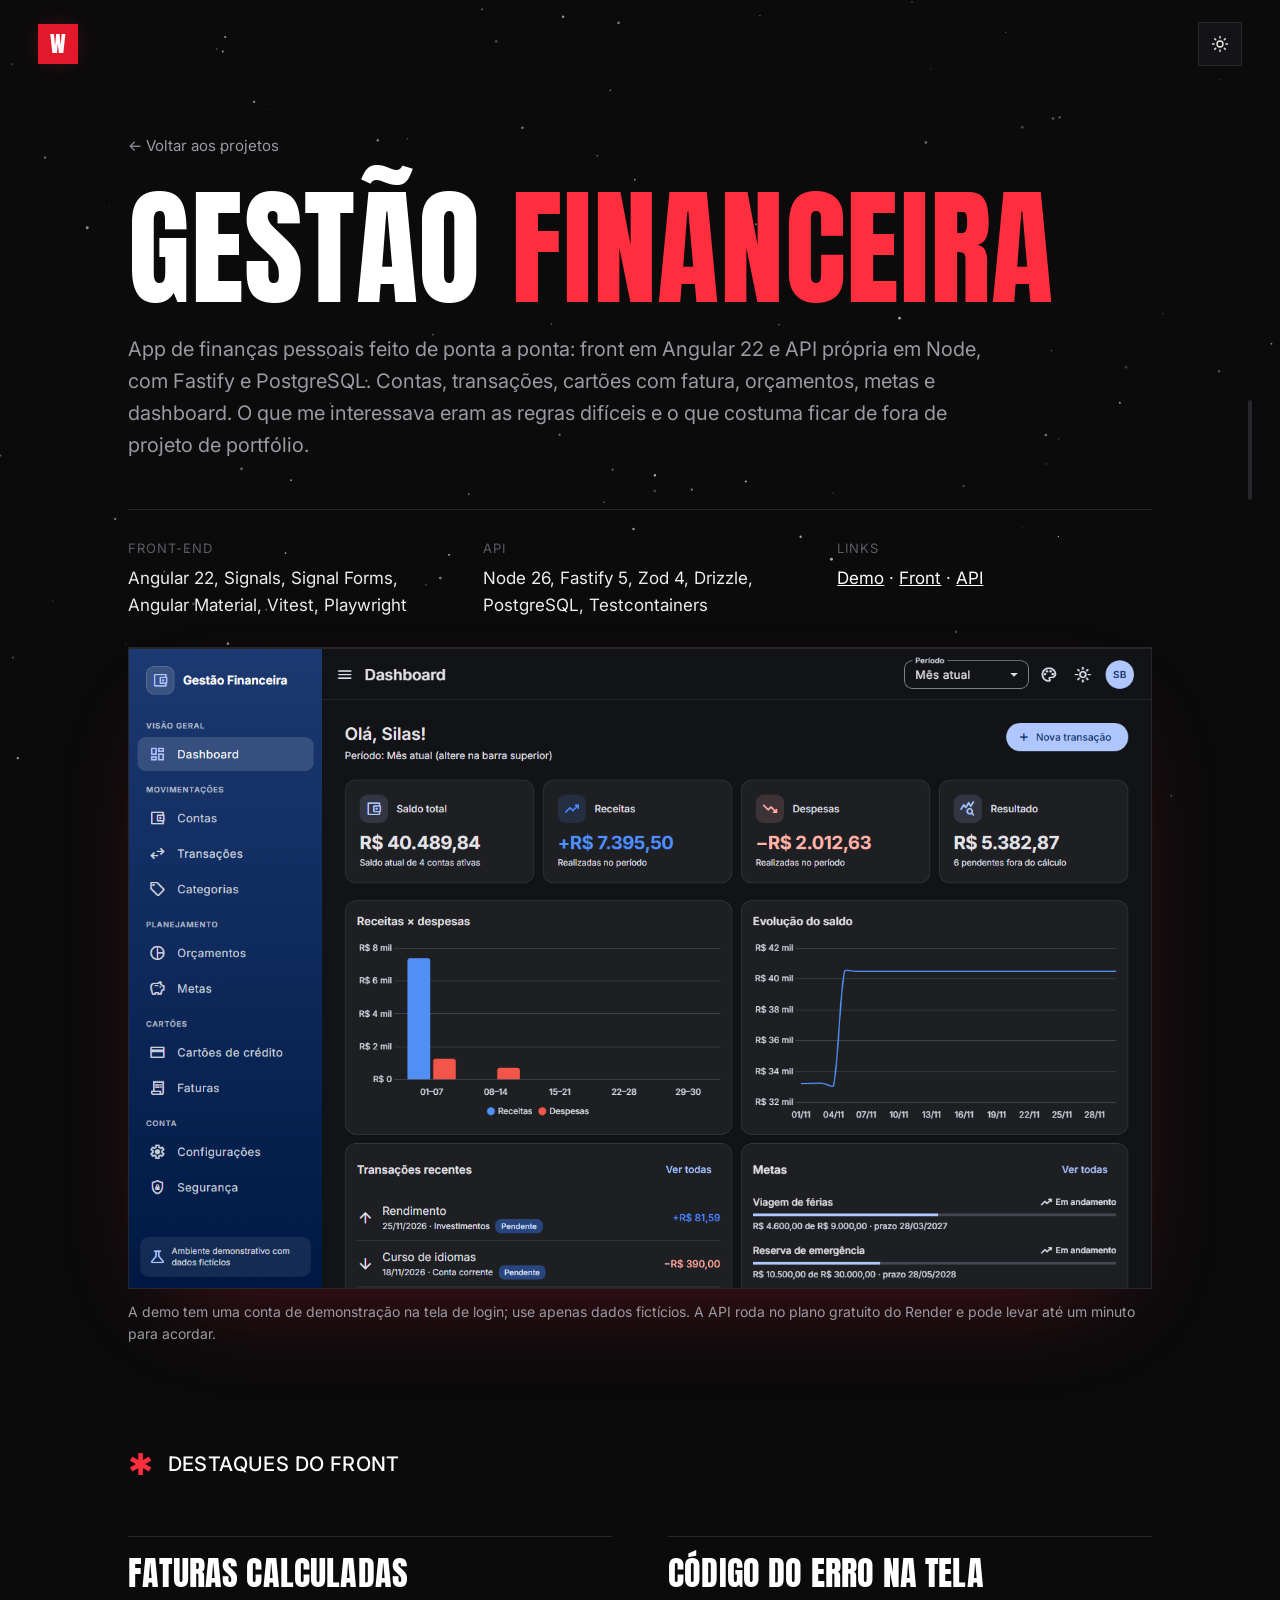
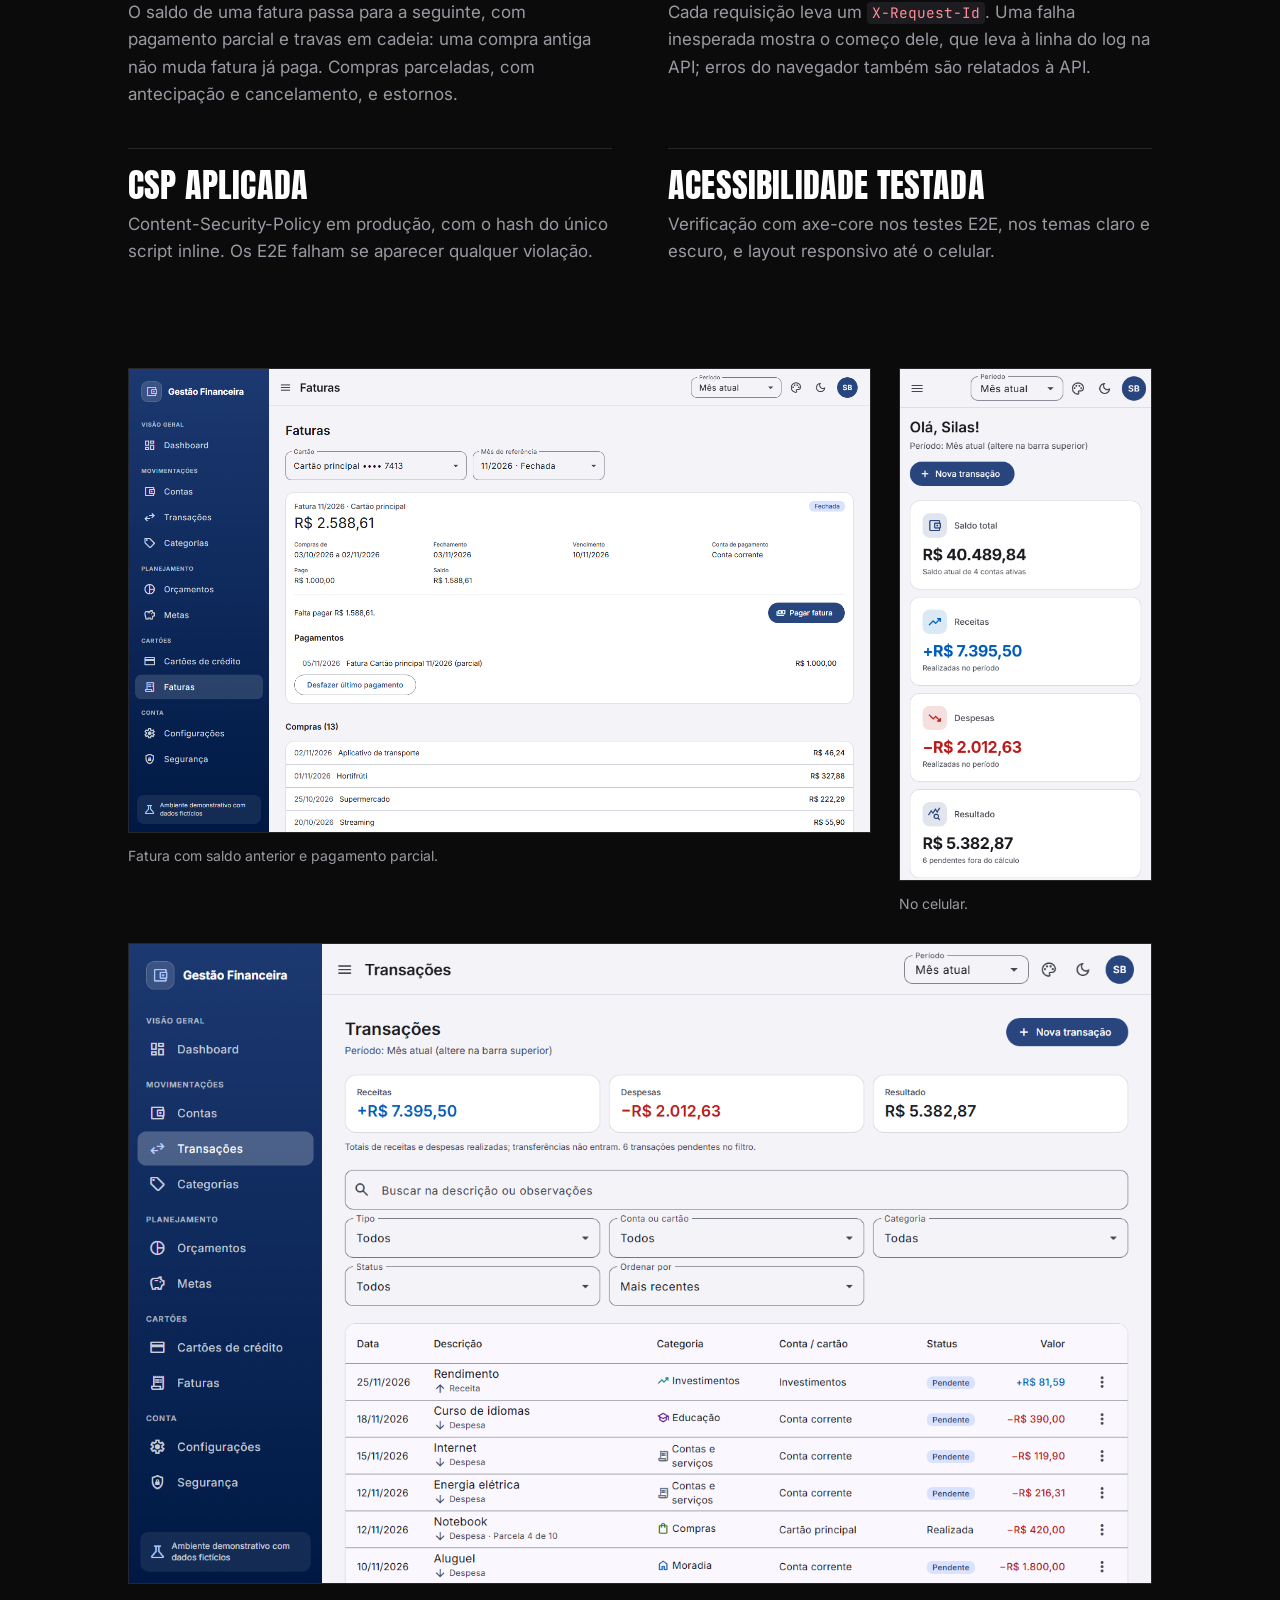
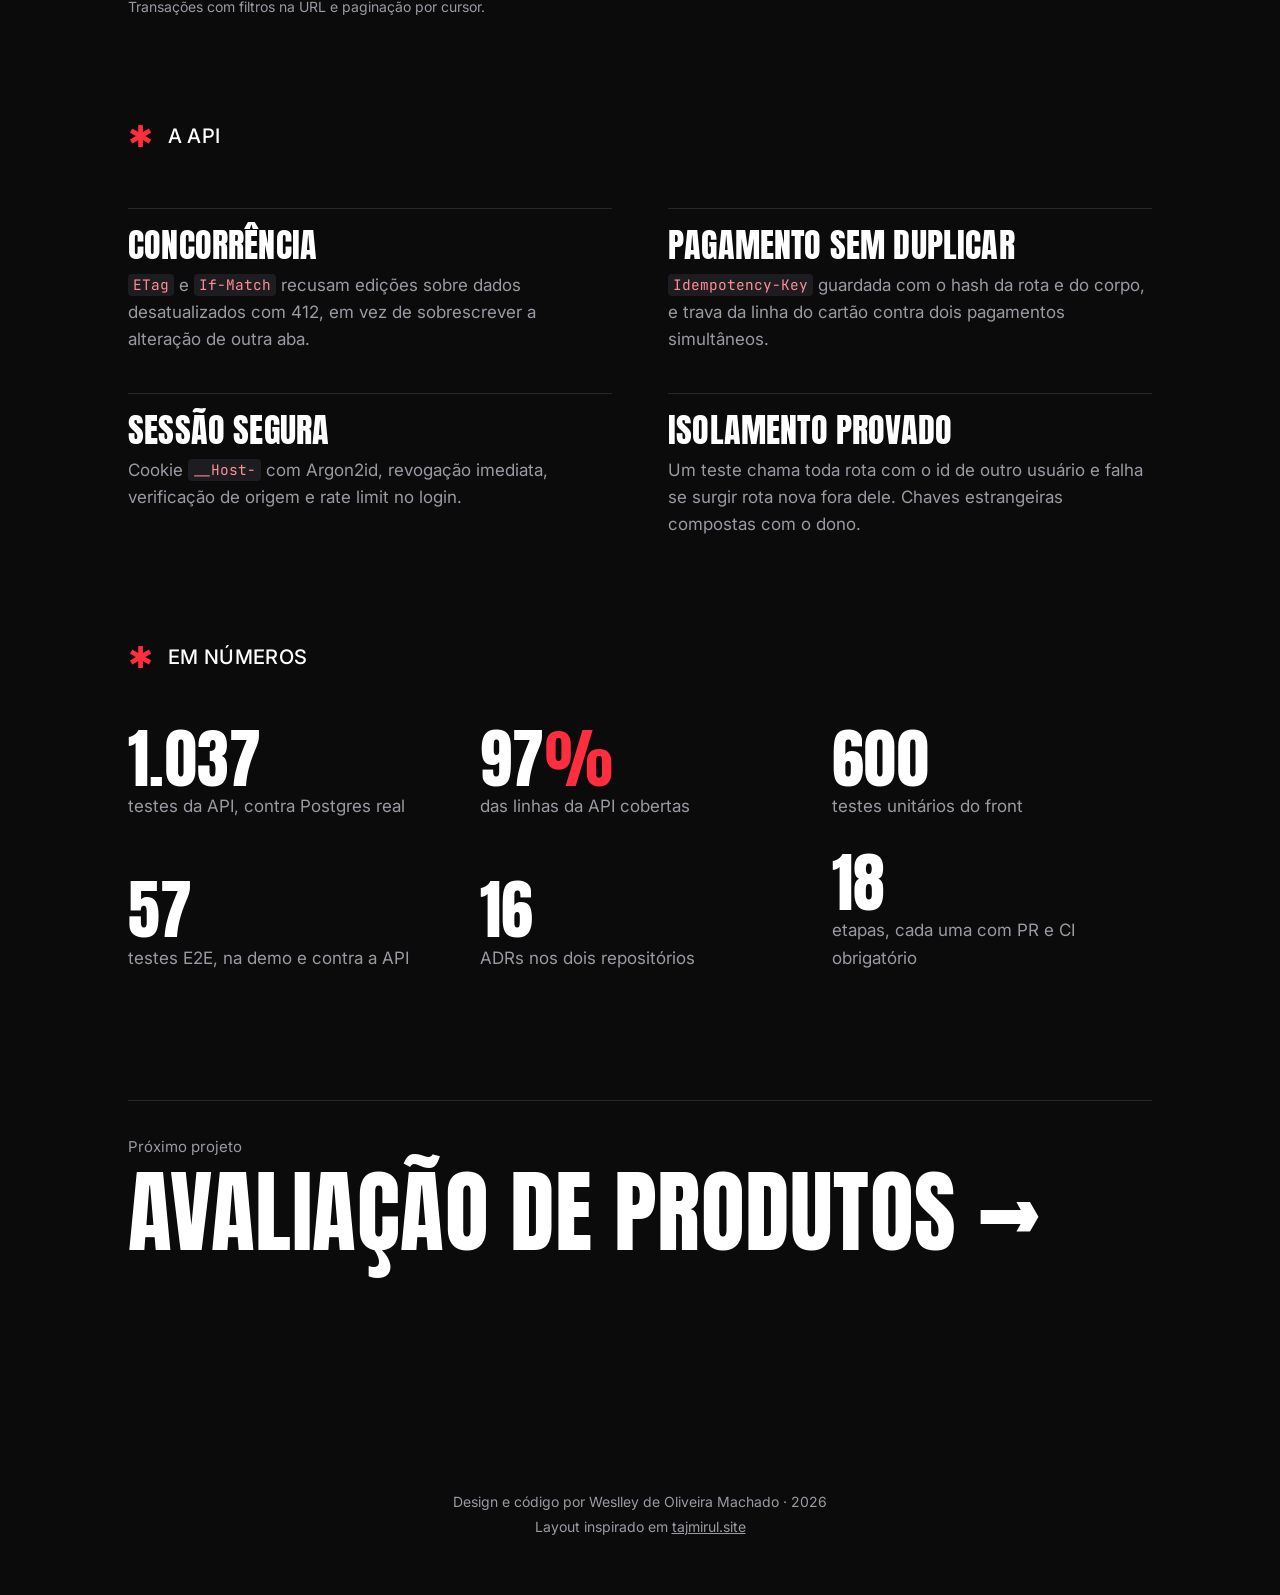
<file: projetos/gestao-financeira.html>
<!doctype html>
<html lang="pt-BR">
  <head>
    <meta charset="utf-8" />
    <meta name="viewport" content="width=device-width, initial-scale=1" />
    <title>Gestão Financeira · Weslley de Oliveira Machado</title>
    <meta
      name="description"
      content="App de finanças pessoais de ponta a ponta: front em Angular 22 e API em Node com Fastify e PostgreSQL, com testes, CI e ADRs."
    />
    <meta name="color-scheme" content="dark light" />
    <meta name="theme-color" content="#0b0b0c" />
    <meta property="og:title" content="Gestão Financeira · Weslley de Oliveira Machado" />
    <meta property="og:image" content="https://weslley-de-oliveira.github.io/assets/img/gf-dashboard-escuro.png" />
    <link rel="canonical" href="https://weslley-de-oliveira.github.io/projetos/gestao-financeira.html" />
    <link rel="icon" href="../assets/favicon.svg" type="image/svg+xml" />

    <link rel="preconnect" href="https://fonts.googleapis.com" />
    <link rel="preconnect" href="https://fonts.gstatic.com" crossorigin />
    <link
      rel="stylesheet"
      href="https://fonts.googleapis.com/css2?family=Anton&family=Inter:wght@300;400;500;600&family=JetBrains+Mono:wght@400;500&display=swap"
    />
    <link rel="stylesheet" href="../assets/styles.css?v=4" />

    <script>
      try {
        document.documentElement.classList.add('js');
        if (localStorage.getItem('tema') === 'light') document.documentElement.dataset.theme = 'light';
      } catch {}
    </script>
    <script src="../assets/main.js?v=4" defer></script>
  </head>
  <body>
    <a class="skip-link" href="#conteudo">Pular para o conteúdo</a>
    <canvas class="stars" aria-hidden="true"></canvas>
    <div class="scroll-progress" aria-hidden="true"><span></span></div>

    <header class="topbar">
      <a class="brand" href="../" aria-label="Voltar ao início">
        <span class="brand-mark" aria-hidden="true">W</span>
      </a>
      <div class="topbar-actions">
        <button class="theme-toggle" type="button" aria-label="Usar o tema claro">
          <svg class="icon-sun" viewBox="0 0 24 24" aria-hidden="true">
            <circle cx="12" cy="12" r="4" />
            <path d="M12 2v2M12 20v2M4.9 4.9l1.4 1.4M17.7 17.7l1.4 1.4M2 12h2M20 12h2M4.9 19.1l1.4-1.4M17.7 6.3l1.4-1.4" />
          </svg>
          <svg class="icon-moon" viewBox="0 0 24 24" aria-hidden="true">
            <path d="M20 14.5A8 8 0 0 1 9.5 4a8 8 0 1 0 10.5 10.5Z" />
          </svg>
        </button>
      </div>
    </header>

    <main id="conteudo" class="page">
      <div class="container">
        <a class="back-link" href="../#projetos">← Voltar aos projetos</a>

        <h1 class="display page-title">Gestão <span class="accent">Financeira</span></h1>
        <p class="page-lead">
          App de finanças pessoais feito de ponta a ponta: front em Angular 22 e API própria em Node, com Fastify e
          PostgreSQL. Contas, transações, cartões com fatura, orçamentos, metas e dashboard. O que me interessava eram as
          regras difíceis e o que costuma ficar de fora de projeto de portfólio.
        </p>

        <dl class="page-meta">
          <div>
            <dt>Front-end</dt>
            <dd>Angular 22, Signals, Signal Forms, Angular Material, Vitest, Playwright</dd>
          </div>
          <div>
            <dt>API</dt>
            <dd>Node 26, Fastify 5, Zod 4, Drizzle, PostgreSQL, Testcontainers</dd>
          </div>
          <div>
            <dt>Links</dt>
            <dd>
              <a href="https://gestao-financeira-tau-five.vercel.app" rel="noopener">Demo</a> ·
              <a href="https://github.com/weslley-de-oliveira/gestao-financeira" rel="noopener">Front</a> ·
              <a href="https://github.com/weslley-de-oliveira/gestao-financeira-api" rel="noopener">API</a>
            </dd>
          </div>
        </dl>

        <figure class="shot shot-hero page-section">
          <img
            src="../assets/img/gf-dashboard-escuro.png"
            width="1440"
            height="900"
            alt="Dashboard da Gestão Financeira no tema escuro, com saldo, receitas, despesas, gráficos e transações recentes"
          />
          <figcaption>
            A demo tem uma conta de demonstração na tela de login; use apenas dados fictícios. A API roda no plano gratuito
            do Render e pode levar até um minuto para acordar.
          </figcaption>
        </figure>

        <section class="page-section" aria-labelledby="destaques">
          <h2 class="section-label" id="destaques"><span class="asterisk" aria-hidden="true">✱</span>Destaques do front</h2>
          <ul class="features">
            <li class="reveal">
              <h3 class="display">Faturas calculadas</h3>
              <p>
                O saldo de uma fatura passa para a seguinte, com pagamento parcial e travas em cadeia: uma compra antiga não
                muda fatura já paga. Compras parceladas, com antecipação e cancelamento, e estornos.
              </p>
            </li>
            <li class="reveal">
              <h3 class="display">Código do erro na tela</h3>
              <p>
                Cada requisição leva um <code>X-Request-Id</code>. Uma falha inesperada mostra o começo dele, que leva à linha
                do log na API; erros do navegador também são relatados à API.
              </p>
            </li>
            <li class="reveal">
              <h3 class="display">CSP aplicada</h3>
              <p>
                Content-Security-Policy em produção, com o hash do único script inline. Os E2E falham se aparecer qualquer
                violação.
              </p>
            </li>
            <li class="reveal">
              <h3 class="display">Acessibilidade testada</h3>
              <p>Verificação com axe-core nos testes E2E, nos temas claro e escuro, e layout responsivo até o celular.</p>
            </li>
          </ul>
        </section>

        <div class="gallery gallery-aside page-section">
          <figure class="shot">
            <img
              src="../assets/img/gf-fatura.png"
              width="1440"
              height="900"
              loading="lazy"
              alt="Fatura de cartão com saldo anterior e pagamento parcial"
            />
            <figcaption>Fatura com saldo anterior e pagamento parcial.</figcaption>
          </figure>
          <figure class="shot">
            <img src="../assets/img/gf-celular.png" width="824" height="1678" loading="lazy" alt="Dashboard no celular" />
            <figcaption>No celular.</figcaption>
          </figure>
          <figure class="shot wide">
            <img
              src="../assets/img/gf-transacoes.png"
              width="1440"
              height="900"
              loading="lazy"
              alt="Lista de transações com filtros, busca e paginação"
            />
            <figcaption>Transações com filtros na URL e paginação por cursor.</figcaption>
          </figure>
        </div>

        <section class="page-section" id="api" aria-labelledby="api-titulo">
          <h2 class="section-label" id="api-titulo"><span class="asterisk" aria-hidden="true">✱</span>A API</h2>
          <ul class="features">
            <li class="reveal">
              <h3 class="display">Concorrência</h3>
              <p>
                <code>ETag</code> e <code>If-Match</code> recusam edições sobre dados desatualizados com 412, em vez de
                sobrescrever a alteração de outra aba.
              </p>
            </li>
            <li class="reveal">
              <h3 class="display">Pagamento sem duplicar</h3>
              <p>
                <code>Idempotency-Key</code> guardada com o hash da rota e do corpo, e trava da linha do cartão contra dois
                pagamentos simultâneos.
              </p>
            </li>
            <li class="reveal">
              <h3 class="display">Sessão segura</h3>
              <p>
                Cookie <code>__Host-</code> com Argon2id, revogação imediata, verificação de origem e rate limit no login.
              </p>
            </li>
            <li class="reveal">
              <h3 class="display">Isolamento provado</h3>
              <p>
                Um teste chama toda rota com o id de outro usuário e falha se surgir rota nova fora dele. Chaves estrangeiras
                compostas com o dono.
              </p>
            </li>
          </ul>
        </section>

        <section class="page-section" aria-labelledby="numeros">
          <h2 class="section-label" id="numeros"><span class="asterisk" aria-hidden="true">✱</span>Em números</h2>
          <dl class="numbers">
            <div>
              <dt>testes da API, contra Postgres real</dt>
              <dd class="display">1.037</dd>
            </div>
            <div>
              <dt>das linhas da API cobertas</dt>
              <dd class="display">97<span class="accent">%</span></dd>
            </div>
            <div>
              <dt>testes unitários do front</dt>
              <dd class="display">600</dd>
            </div>
            <div>
              <dt>testes E2E, na demo e contra a API</dt>
              <dd class="display">57</dd>
            </div>
            <div>
              <dt>ADRs nos dois repositórios</dt>
              <dd class="display">16</dd>
            </div>
            <div>
              <dt>etapas, cada uma com PR e CI obrigatório</dt>
              <dd class="display">18</dd>
            </div>
          </dl>
        </section>

        <a class="next-project" href="avaliacao-produtos.html">
          <small>Próximo projeto</small>
          <span class="display">Avaliação de Produtos →</span>
        </a>
      </div>
    </main>

    <footer class="footer">
      <div class="container">
        <p class="footer-credit">
          Design e código por Weslley de Oliveira Machado · <span data-year>2026</span><br />
          Layout inspirado em <a href="https://www.tajmirul.site/" rel="noopener">tajmirul.site</a>
        </p>
      </div>
    </footer>
  </body>
</html>
</file>
<file: assets/styles.css>
/* Tema escuro é o padrão; o claro vem do botão de alternar (data-theme="light"). */
:root {
  --bg: #0b0b0c;
  --bg-raise: #141416;
  --text: #ececee;
  --text-strong: #ffffff;
  --muted: #9a9aa2;
  --faint: #5c5c64;
  --line: #26262b;
  --accent: #ff2e3f;
  --accent-strong: #e3192b;
  --accent-soft: rgb(255 46 63 / 14%);
  --accent-glow: rgb(255 40 60 / 35%);
  --code-bg: #1d1d21;
  --code-text: #ff8d97;
  --star: 255 255 255;
  --overlay: rgb(11 11 12 / 97%);
  --mono-icon-filter: invert(1);

  --font-display: 'Anton', 'Impact', 'Arial Narrow', sans-serif;
  --font-sans: 'Inter', system-ui, -apple-system, 'Segoe UI', Roboto, sans-serif;
  --font-mono: 'JetBrains Mono', ui-monospace, 'Cascadia Code', Consolas, monospace;

  --container: 1120px;
  --gutter: clamp(20px, 5vw, 48px);

  color-scheme: dark;
}

:root[data-theme='light'] {
  --bg: #f5f5f6;
  --bg-raise: #ffffff;
  --text: #1a1a1d;
  --text-strong: #0b0b0c;
  --muted: #55555d;
  --faint: #a2a2aa;
  --line: #dcdce1;
  --accent: #d10f1e;
  --accent-strong: #c20e1c;
  --accent-soft: rgb(209 15 30 / 10%);
  --accent-glow: rgb(209 15 30 / 22%);
  --code-bg: #ececef;
  --code-text: #a30c18;
  --star: 20 20 25;
  --overlay: rgb(245 245 246 / 97%);
  --mono-icon-filter: none;

  color-scheme: light;
}

*,
*::before,
*::after {
  box-sizing: border-box;
}

html {
  scroll-behavior: smooth;
  -webkit-text-size-adjust: 100%;
}

body {
  margin: 0;
  background: var(--bg);
  color: var(--text);
  font-family: var(--font-sans);
  font-size: 17px;
  line-height: 1.6;
  -webkit-font-smoothing: antialiased;
  overflow-x: hidden;
}

body.menu-open {
  overflow: hidden;
}

::selection {
  background: var(--accent);
  color: #fff;
}

img {
  display: block;
  max-width: 100%;
  height: auto;
}

a {
  color: inherit;
}

h1,
h2,
h3,
h4,
p {
  margin: 0;
}

code {
  font-family: var(--font-mono);
  font-size: 0.85em;
  color: var(--code-text);
  background: var(--code-bg);
  padding: 0.1em 0.35em;
  border-radius: 4px;
}

:focus-visible {
  outline: 2px solid var(--accent);
  outline-offset: 3px;
}

.container {
  position: relative;
  width: 100%;
  max-width: var(--container);
  margin: 0 auto;
  padding: 0 var(--gutter);
}

.display {
  font-family: var(--font-display);
  font-weight: 400;
  text-transform: uppercase;
  letter-spacing: 0.005em;
  line-height: 0.95;
}

.accent {
  color: var(--accent);
}

.skip-link {
  position: absolute;
  left: 16px;
  top: -60px;
  z-index: 200;
  background: var(--accent-strong);
  color: #fff;
  padding: 10px 16px;
  text-decoration: none;
  font-weight: 600;
}

.skip-link:focus {
  top: 12px;
}

/* Fundo, progresso e link lateral */

.stars {
  position: fixed;
  inset: 0;
  z-index: -1;
  width: 100%;
  height: 100%;
  pointer-events: none;
}

.scroll-progress {
  position: fixed;
  right: 28px;
  top: 50%;
  z-index: 40;
  width: 4px;
  height: 100px;
  transform: translateY(-50%);
  border-radius: 4px;
  background: var(--line);
  overflow: hidden;
}

.scroll-progress span {
  display: block;
  width: 100%;
  height: 100%;
  border-radius: 4px;
  background: var(--accent);
  box-shadow: 0 0 12px var(--accent);
  transform-origin: top;
  transform: scaleY(var(--progress, 0));
}

.side-link {
  position: fixed;
  left: 22px;
  bottom: 40px;
  z-index: 40;
  writing-mode: vertical-rl;
  transform: rotate(180deg);
  color: var(--muted);
  font-size: 14px;
  letter-spacing: 0.04em;
  text-decoration: none;
  transition: color 0.2s;
}

.side-link:hover {
  color: var(--accent);
}

/* Barra superior e menu */

.topbar {
  position: fixed;
  top: 0;
  left: 0;
  right: 0;
  z-index: 60;
  display: flex;
  align-items: center;
  justify-content: space-between;
  padding: 22px clamp(20px, 3vw, 40px);
  pointer-events: none;
}

.topbar > * {
  pointer-events: auto;
}

.brand {
  text-decoration: none;
}

.brand-mark {
  display: grid;
  place-items: center;
  width: 40px;
  height: 40px;
  background: var(--accent-strong);
  color: #fff;
  font-family: var(--font-display);
  font-size: 22px;
  box-shadow: 0 0 24px -6px var(--accent-glow);
}

.topbar-actions {
  display: flex;
  align-items: center;
  gap: 10px;
}

.theme-toggle,
.menu-button {
  display: grid;
  place-items: center;
  width: 44px;
  height: 44px;
  border: 1px solid var(--line);
  background: var(--bg-raise);
  color: var(--text);
  cursor: pointer;
  transition: border-color 0.2s, color 0.2s;
}

.theme-toggle:hover,
.menu-button:hover {
  border-color: var(--accent);
  color: var(--accent);
}

.theme-toggle svg {
  width: 18px;
  height: 18px;
  fill: none;
  stroke: currentColor;
  stroke-width: 1.8;
  stroke-linecap: round;
}

.icon-moon {
  display: none;
}

:root[data-theme='light'] .icon-sun {
  display: none;
}

:root[data-theme='light'] .icon-moon {
  display: block;
}

.menu-button {
  align-content: center;
  gap: 7px;
}

.menu-button span {
  display: block;
  width: 22px;
  height: 2px;
  background: currentColor;
  transition: transform 0.3s ease;
}

.menu-button[aria-expanded='true'] span:first-child {
  transform: translateY(4.5px) rotate(45deg);
}

.menu-button[aria-expanded='true'] span:last-child {
  transform: translateY(-4.5px) rotate(-45deg);
}

.menu {
  position: fixed;
  inset: 0;
  z-index: 55;
  display: grid;
  place-items: center;
  background: var(--overlay);
  backdrop-filter: blur(6px);
}

.menu[hidden] {
  display: none;
}

.menu-inner {
  display: grid;
  grid-template-columns: 1fr auto;
  gap: clamp(32px, 8vw, 120px);
  width: min(100% - 2 * var(--gutter), 960px);
}

.menu-links {
  margin: 0;
  padding: 0;
  list-style: none;
}

.menu-links a {
  display: block;
  padding: 2px 0;
  font-family: var(--font-display);
  font-size: clamp(44px, 8vw, 88px);
  line-height: 1.05;
  text-transform: uppercase;
  text-decoration: none;
  color: var(--text);
  transition: color 0.2s, transform 0.2s;
}

.menu-links a:hover {
  color: var(--accent);
  transform: translateX(8px);
}

.menu-aside {
  display: grid;
  align-content: end;
  gap: 8px;
}

.menu-aside a {
  color: var(--muted);
  text-decoration: none;
}

.menu-aside a:hover {
  color: var(--accent);
}

.menu-label {
  color: var(--faint);
  font-size: 13px;
  text-transform: uppercase;
  letter-spacing: 0.08em;
}

/* Hero */

.hero {
  display: grid;
  align-content: center;
  min-height: 100svh;
  padding: 120px 0 64px;
}

.hero-grid {
  display: grid;
  grid-template-columns: minmax(0, 1fr) auto;
  align-items: center;
  gap: clamp(32px, 6vw, 72px);
}

.hero-text {
  min-width: 0;
  container-type: inline-size;
}

.hero-title {
  display: grid;
  font-size: clamp(44px, 16cqi, 128px);
  line-height: 0.88;
}

.hero-title .indent {
  padding-left: 0.12em;
  color: var(--text-strong);
}

.hero-stack {
  display: flex;
  flex-wrap: wrap;
  gap: 10px;
  margin: 28px 0 0;
  padding: 0;
  list-style: none;
}

.hero-stack li {
  display: grid;
  place-items: center;
  width: 50px;
  height: 50px;
  border: 1px solid var(--line);
  background: var(--bg-raise);
  transition: border-color 0.2s, transform 0.2s, box-shadow 0.2s;
}

.hero-stack li:hover {
  border-color: var(--accent);
  box-shadow: 0 0 20px -6px var(--accent-glow);
  transform: translateY(-3px);
}

.hero-stack img {
  width: 28px;
  height: 28px;
}

.hero-lead {
  margin-top: 24px;
  max-width: 34em;
  font-size: clamp(17px, 1.6vw, 19px);
  color: var(--muted);
}

.hero-lead strong {
  color: var(--text-strong);
  font-weight: 600;
}

.hero-actions {
  display: flex;
  flex-wrap: wrap;
  gap: 12px;
  margin-top: 34px;
}

.hero-place {
  display: flex;
  align-items: center;
  gap: 10px;
  margin-top: 20px;
  font-size: 14px;
  color: var(--muted);
}

.status-dot {
  width: 9px;
  height: 9px;
  border-radius: 50%;
  background: var(--accent);
  box-shadow: 0 0 0 3px var(--accent-soft), 0 0 12px var(--accent);
}

.hero-photo {
  margin: 0;
  width: clamp(220px, 26vw, 330px);
}

.photo-frame {
  position: relative;
}

.photo-frame::before {
  content: '';
  position: absolute;
  inset: 14px -14px -14px 14px;
  border: 2px solid var(--accent);
  box-shadow: 0 0 30px -6px var(--accent-glow);
}

.photo-frame img {
  position: relative;
  width: 100%;
  aspect-ratio: 1;
  object-fit: cover;
  filter: grayscale(0.15) contrast(1.05);
}

.stats {
  display: flex;
  flex-wrap: wrap;
  justify-content: flex-end;
  gap: 24px clamp(32px, 6vw, 72px);
  margin: clamp(48px, 7vw, 72px) 0 0;
}

.stat {
  display: flex;
  flex-direction: column-reverse;
  align-items: flex-end;
  text-align: right;
}

.stat dd {
  margin: 0;
  font-size: clamp(44px, 5vw, 64px);
  color: var(--text-strong);
}

.stat dt {
  margin-top: 6px;
  font-size: 15px;
  color: var(--muted);
}

/* Botões */

.button {
  display: inline-flex;
  align-items: center;
  justify-content: center;
  min-height: 48px;
  padding: 0 26px;
  border: 1px solid var(--line);
  background: transparent;
  color: var(--text);
  font-family: var(--font-display);
  font-size: 18px;
  letter-spacing: 0.06em;
  text-transform: uppercase;
  text-decoration: none;
  transition: transform 0.15s, border-color 0.2s, background-color 0.2s, color 0.2s;
}

.button:hover {
  border-color: var(--accent);
  color: var(--accent);
  transform: translateY(-2px);
}

.button-primary {
  background: var(--accent-strong);
  border-color: var(--accent-strong);
  color: #fff;
  box-shadow: 0 12px 30px -14px var(--accent-glow);
}

.button-primary:hover {
  background: var(--accent);
  border-color: var(--accent);
  color: #fff;
}

/* Declaração e sobre */

.statement {
  padding: clamp(64px, 10vw, 140px) 0;
}

.statement-text {
  max-width: 22em;
  font-size: clamp(32px, 5vw, 64px);
  font-weight: 300;
  line-height: 1.12;
  letter-spacing: -0.02em;
  color: var(--text-strong);
}

.section {
  padding: clamp(64px, 9vw, 120px) 0;
}

.kicker {
  padding-bottom: 18px;
  border-bottom: 1px solid var(--line);
  color: var(--muted);
}

.about {
  display: grid;
  grid-template-columns: 1fr 1fr;
  gap: 48px;
  margin-top: 40px;
}

.about-title {
  font-size: clamp(36px, 4.4vw, 56px);
  font-weight: 400;
  letter-spacing: -0.02em;
  line-height: 1.1;
  color: var(--text-strong);
}

.about-text {
  display: grid;
  gap: 18px;
  color: var(--muted);
}

.section-label {
  display: flex;
  align-items: center;
  gap: 14px;
  margin-bottom: clamp(32px, 5vw, 56px);
  font-size: 20px;
  font-weight: 500;
  letter-spacing: 0.02em;
  text-transform: uppercase;
  color: var(--text-strong);
}

.section-label.small {
  margin-bottom: 20px;
  font-size: 16px;
}

.asterisk {
  font-size: 1.5em;
  line-height: 1;
  color: var(--accent);
}

/* Stack */

.stack-row {
  display: grid;
  grid-template-columns: minmax(0, 0.8fr) minmax(0, 1.2fr);
  gap: 32px;
  padding: 36px 0;
  border-top: 1px solid var(--line);
}

.stack-title {
  font-size: clamp(40px, 5vw, 60px);
  color: var(--faint);
  transition: color 0.3s;
}

.stack-row:hover .stack-title {
  color: var(--text-strong);
}

.stack-list {
  display: flex;
  flex-wrap: wrap;
  gap: 18px 30px;
  margin: 0;
  padding: 0;
  list-style: none;
}

.stack-list li {
  display: flex;
  align-items: center;
  gap: 12px;
  font-size: clamp(18px, 1.8vw, 22px);
  color: var(--text);
}

.stack-list img {
  width: 36px;
  height: 36px;
}

.mono-icon {
  filter: var(--mono-icon-filter);
}

.glyph {
  display: grid;
  place-items: center;
  width: 36px;
  height: 36px;
  border: 1px solid var(--accent);
  color: var(--accent);
  font-family: var(--font-mono);
  font-size: 13px;
}

/* Experiência */

.jobs {
  display: grid;
  gap: clamp(36px, 5vw, 56px);
  margin: 0;
  padding: 0;
  list-style: none;
}

.job-company {
  font-size: 19px;
  color: var(--muted);
}

.job-title {
  margin-top: 6px;
  font-size: clamp(36px, 5.2vw, 64px);
  color: var(--text-strong);
}

.job-when {
  margin-top: 10px;
  color: var(--accent);
  font-family: var(--font-mono);
  font-size: 15px;
}

.job-text {
  margin-top: 8px;
  max-width: 60ch;
  color: var(--muted);
}

.education {
  display: grid;
  grid-template-columns: 1fr 1fr;
  gap: 48px;
  margin-top: clamp(64px, 8vw, 96px);
  padding-top: 40px;
  border-top: 1px solid var(--line);
}

.plain-list {
  display: grid;
  gap: 16px;
  margin: 0;
  padding: 0;
  list-style: none;
}

.plain-list li {
  display: grid;
  gap: 2px;
}

.plain-list strong {
  font-weight: 500;
  color: var(--text-strong);
}

.plain-list span {
  font-size: 15px;
  color: var(--muted);
}

.plain-list.compact {
  gap: 10px;
}

.plain-list.compact li {
  position: relative;
  padding-left: 20px;
}

.plain-list.compact li::before {
  content: '';
  position: absolute;
  left: 0;
  top: 0.75em;
  width: 8px;
  height: 2px;
  background: var(--accent);
}

/* Projetos */

.projects {
  margin: 0;
  padding: 0;
  list-style: none;
}

.projects li + li {
  border-top: 1px solid var(--line);
}

.project-row {
  display: flex;
  align-items: flex-start;
  gap: 18px;
  padding: 26px 0;
  text-decoration: none;
}

.project-num {
  padding-top: 0.5em;
  font-family: var(--font-display);
  font-size: 18px;
  color: var(--muted);
}

.project-body {
  display: grid;
  gap: 10px;
}

.project-name {
  font-size: clamp(44px, 6.4vw, 84px);
  color: var(--text-strong);
  transition: color 0.25s, transform 0.25s;
}

.project-row:hover .project-name,
.project-row:focus-visible .project-name {
  color: var(--accent);
  transform: translateX(10px);
}

.project-tags {
  display: flex;
  flex-wrap: wrap;
  align-items: center;
  gap: 8px 14px;
  font-size: 14px;
  color: var(--muted);
}

.project-tags span + span::before {
  content: '';
  display: inline-block;
  width: 6px;
  height: 6px;
  margin-right: 14px;
  border-radius: 50%;
  background: var(--faint);
  vertical-align: middle;
}

.project-preview {
  position: fixed;
  left: 0;
  top: 0;
  z-index: 30;
  width: 380px;
  aspect-ratio: 16 / 10;
  object-fit: cover;
  border: 1px solid var(--line);
  box-shadow: 0 30px 60px -20px rgb(0 0 0 / 70%), 0 0 40px -10px var(--accent-glow);
  opacity: 0;
  pointer-events: none;
  transition: opacity 0.2s;
}

.project-preview.is-visible {
  opacity: 1;
}

/* Como trabalho */

.principles {
  display: grid;
  grid-template-columns: repeat(2, 1fr);
  gap: 40px 56px;
  margin: 0;
  padding: 0;
  list-style: none;
  counter-reset: principle;
}

.principles li {
  counter-increment: principle;
  padding-top: 20px;
  border-top: 1px solid var(--line);
}

.principles li::before {
  content: '_0' counter(principle) '.';
  font-family: var(--font-display);
  font-size: 16px;
  color: var(--accent);
}

.principles h3 {
  margin-top: 8px;
  font-size: clamp(30px, 3.4vw, 40px);
  color: var(--text-strong);
}

.principles p {
  margin-top: 10px;
  color: var(--muted);
}

/* Rodapé */

.footer {
  padding: clamp(96px, 12vw, 160px) 0 56px;
  text-align: center;
}

.footer-kicker {
  font-size: clamp(18px, 2vw, 22px);
  color: var(--text);
}

.footer-link {
  display: inline-block;
  margin-top: 14px;
  font-size: clamp(40px, 7vw, 96px);
  color: var(--text-strong);
  text-decoration: none;
  transition: transform 0.2s;
}

.footer-link:hover {
  transform: translateY(-3px);
}

.footer-link:hover .accent {
  text-shadow: 0 0 30px var(--accent-glow);
}

.footer-credit {
  margin-top: 40px;
  font-size: 14px;
  line-height: 1.8;
  color: var(--muted);
}

.footer-credit a:hover {
  color: var(--accent);
}

/* Páginas de projeto */

.page {
  padding: 132px 0 40px;
}

.back-link {
  display: inline-flex;
  align-items: center;
  gap: 8px;
  color: var(--muted);
  text-decoration: none;
  font-size: 15px;
}

.back-link:hover {
  color: var(--accent);
}

.page-title {
  margin-top: 28px;
  font-size: clamp(56px, 10vw, 140px);
  color: var(--text-strong);
}

.page-lead {
  margin-top: 24px;
  max-width: 44em;
  font-size: clamp(17px, 1.7vw, 20px);
  color: var(--muted);
}

.page-meta {
  display: grid;
  grid-template-columns: repeat(3, minmax(0, 1fr));
  gap: 24px 40px;
  margin: 48px 0 0;
  padding: 28px 0;
  border-block: 1px solid var(--line);
}

.page-meta dt {
  font-size: 13px;
  letter-spacing: 0.08em;
  text-transform: uppercase;
  color: var(--faint);
}

.page-meta dd {
  margin: 6px 0 0;
  color: var(--text);
}

.page-meta a {
  color: var(--text-strong);
}

.page-meta a:hover {
  color: var(--accent);
}

.page-section {
  margin-top: clamp(64px, 8vw, 104px);
}

.shot {
  margin: 0;
}

.shot img {
  width: 100%;
  border: 1px solid var(--line);
}

.shot figcaption {
  margin-top: 12px;
  font-size: 14px;
  color: var(--muted);
}

.shot-hero img {
  box-shadow: 0 40px 100px -50px var(--accent-glow);
}

.features {
  display: grid;
  grid-template-columns: repeat(2, 1fr);
  gap: 40px 56px;
  margin: 0;
  padding: 0;
  list-style: none;
}

.features li {
  padding-top: 20px;
  border-top: 1px solid var(--line);
}

.features h3 {
  font-size: clamp(26px, 2.8vw, 34px);
  color: var(--text-strong);
}

.features p {
  margin-top: 10px;
  color: var(--muted);
}

.numbers {
  display: grid;
  grid-template-columns: repeat(3, 1fr);
  gap: 32px;
  margin: 0;
}

.numbers div {
  display: flex;
  flex-direction: column-reverse;
}

.numbers dd {
  margin: 0;
  font-size: clamp(40px, 5vw, 64px);
  color: var(--text-strong);
}

.numbers dt {
  margin-top: 4px;
  color: var(--muted);
}

.gallery {
  display: grid;
  grid-template-columns: repeat(2, 1fr);
  gap: 28px;
  align-items: start;
}

.gallery .wide {
  grid-column: 1 / -1;
}

.gallery-aside {
  grid-template-columns: 1fr 0.34fr;
}

.next-project {
  display: block;
  margin-top: clamp(80px, 10vw, 140px);
  padding-top: 32px;
  border-top: 1px solid var(--line);
  text-decoration: none;
}

.next-project small {
  color: var(--muted);
  font-size: 15px;
}

.next-project .display {
  display: block;
  margin-top: 10px;
  font-size: clamp(40px, 7vw, 96px);
  color: var(--text-strong);
  transition: color 0.2s;
}

.next-project:hover .display {
  color: var(--accent);
}

/* Entrada suave */

@media (prefers-reduced-motion: no-preference) {
  .js .reveal {
    opacity: 0;
    transform: translateY(24px);
    transition: opacity 0.8s ease, transform 0.8s ease;
  }

  .js .reveal.is-visible {
    opacity: 1;
    transform: none;
  }

  .hero-title span {
    animation: rise 0.9s cubic-bezier(0.2, 0.7, 0.2, 1) both;
  }

  .hero-title span + span {
    animation-delay: 0.12s;
  }

  .status-dot {
    animation: pulse 2.4s ease-in-out infinite;
  }
}

@keyframes rise {
  from {
    opacity: 0;
    transform: translateY(40px);
  }
}

@keyframes pulse {
  50% {
    box-shadow: 0 0 0 6px transparent, 0 0 18px var(--accent);
  }
}

@media (prefers-reduced-motion: reduce) {
  html {
    scroll-behavior: auto;
  }
}

/* Telas menores */

@media (max-width: 1240px) {
  .side-link {
    display: none;
  }
}

@media (max-width: 900px) {
  .side-link,
  .scroll-progress {
    display: none;
  }

  .stack-row {
    grid-template-columns: 1fr;
    gap: 20px;
  }

  .project-preview {
    display: none;
  }
}

@media (max-width: 760px) {
  .hero {
    min-height: auto;
    padding-top: 104px;
  }

  .hero-grid {
    grid-template-columns: 1fr;
  }

  .hero-photo {
    order: -1;
    width: 176px;
    margin-bottom: 8px;
  }

  .stats {
    justify-content: flex-start;
  }

  .stat {
    align-items: flex-start;
    text-align: left;
  }

  .about,
  .education,
  .principles,
  .features,
  .menu-inner {
    grid-template-columns: 1fr;
  }

  .page-meta,
  .numbers {
    grid-template-columns: 1fr 1fr;
  }

  .gallery,
  .gallery-aside {
    grid-template-columns: 1fr;
  }

  .gallery-aside .shot:last-child {
    max-width: 300px;
  }

  .hero-actions .button {
    flex: 1 1 auto;
  }
}
</file>
